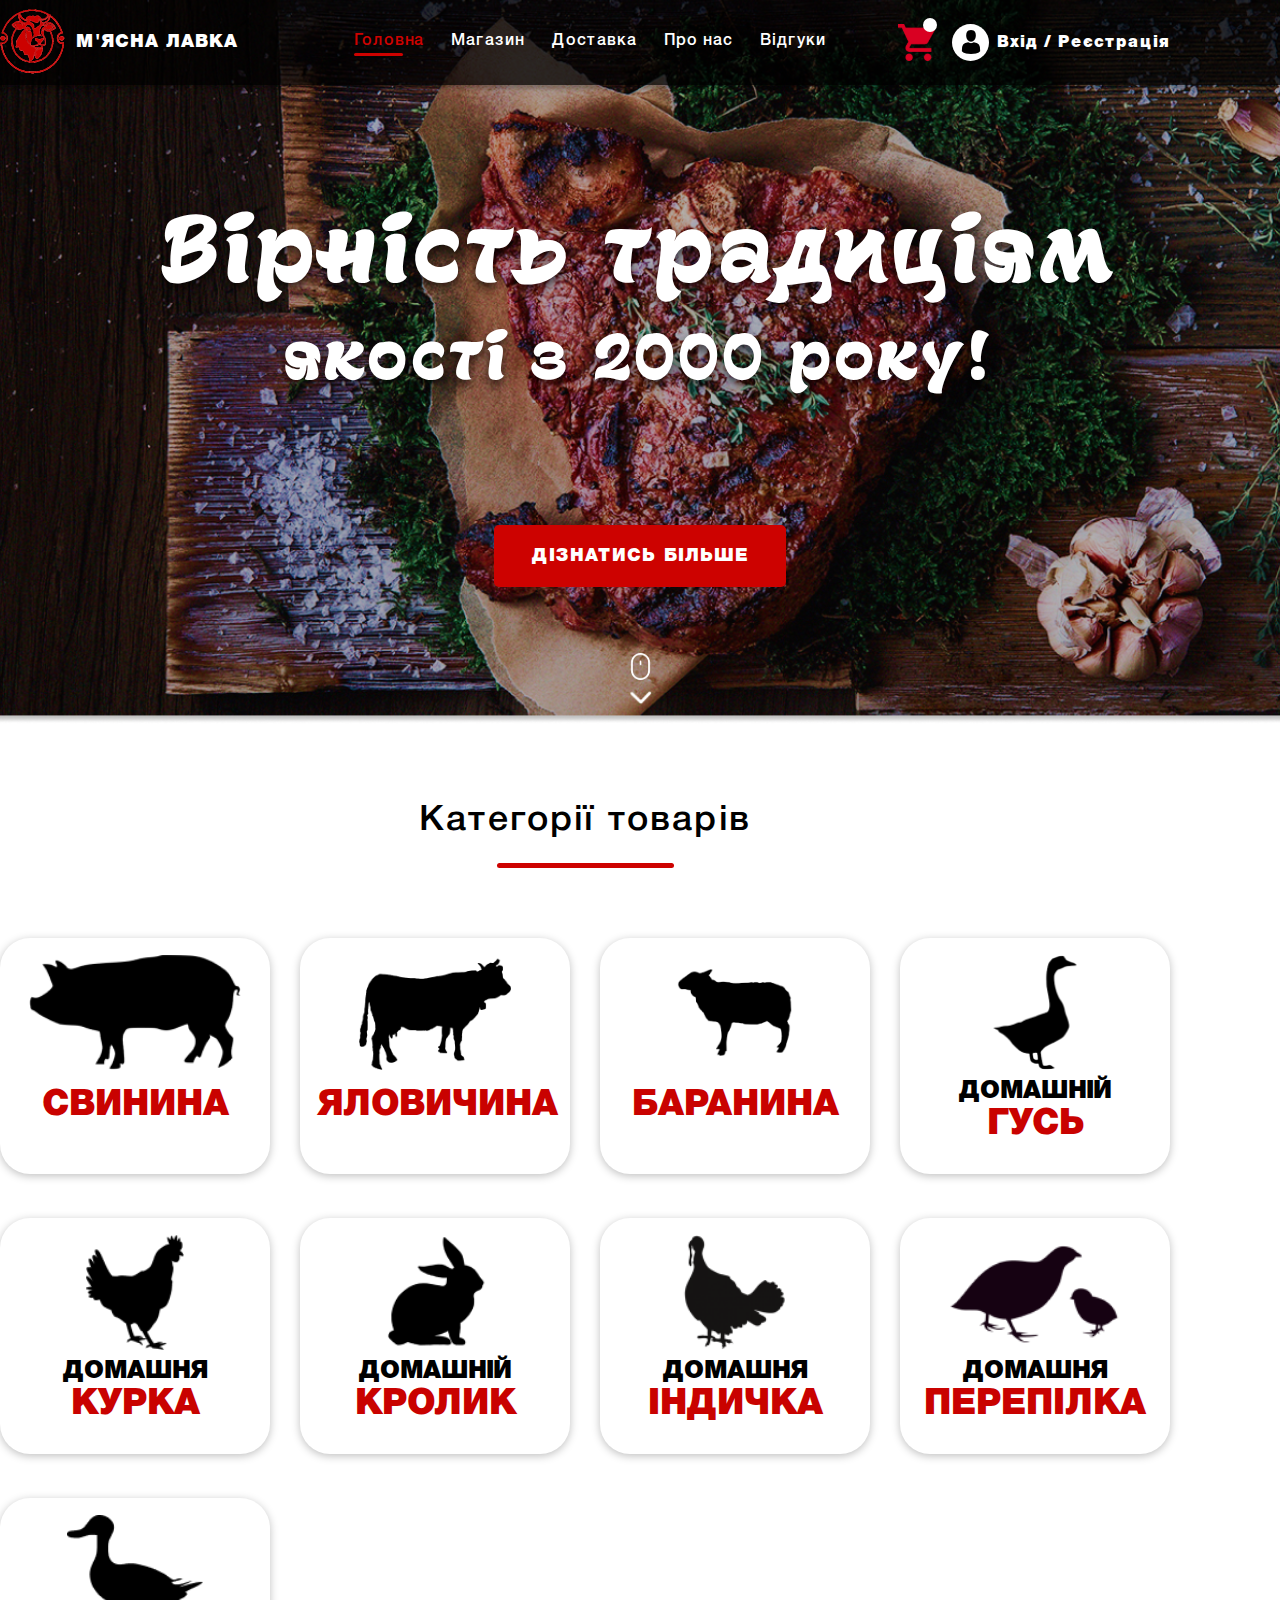
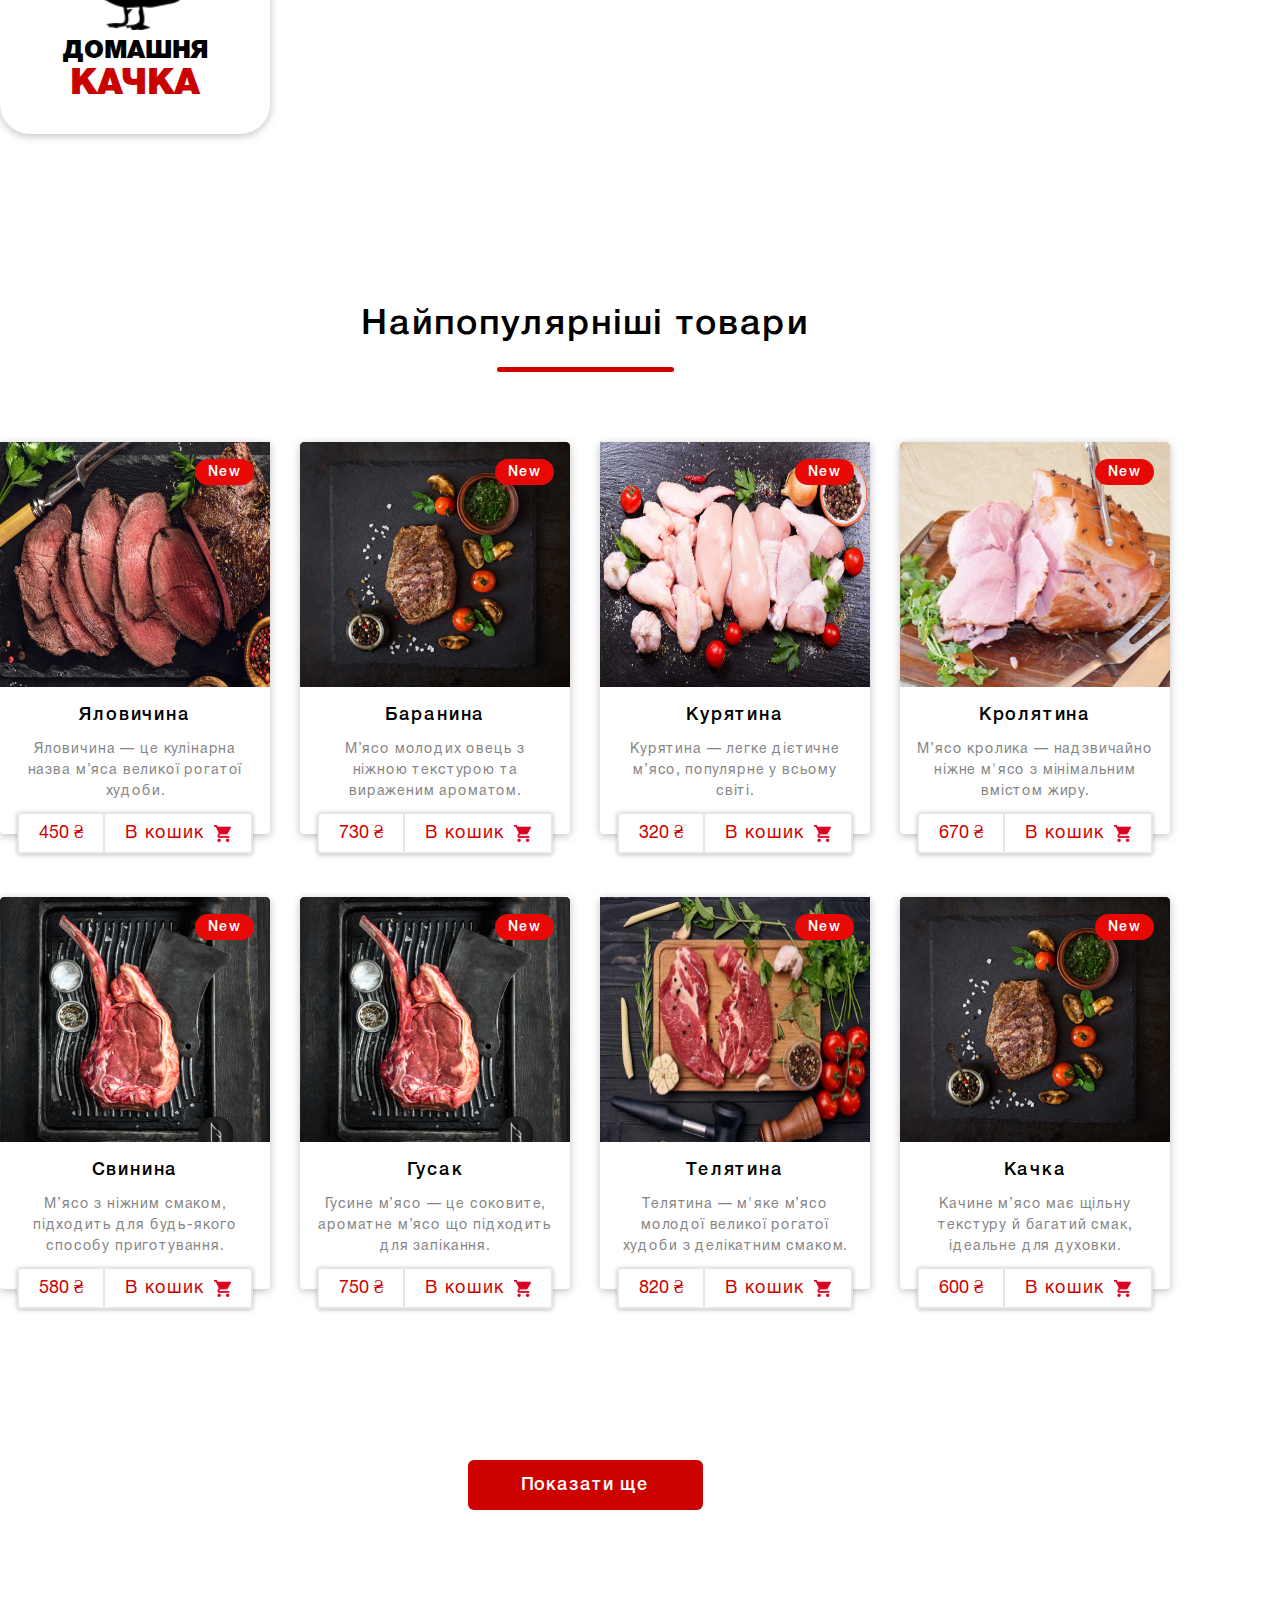
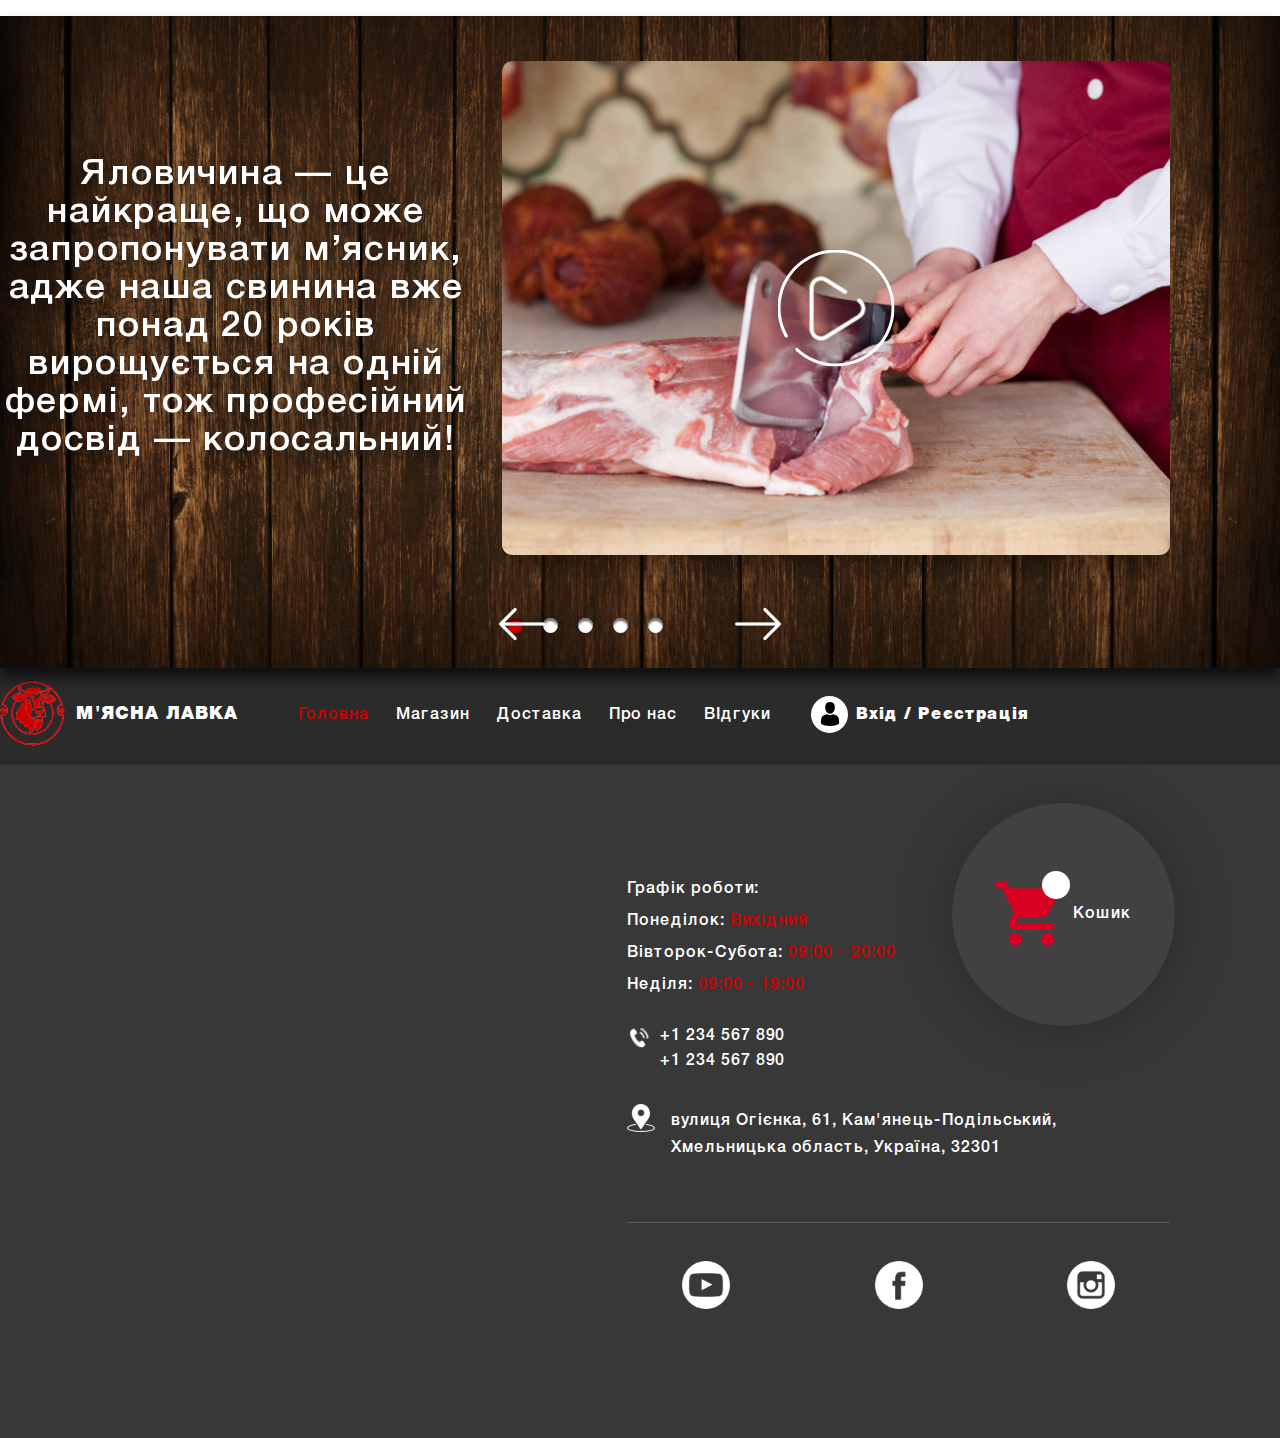
<file: index.html>
<!DOCTYPE html>
<html lang="en">

<head>
    <meta charset="UTF-8">
    <meta name="viewport" content="width=device-width, initial-scale=1.0">
    <link href="https://cdn.jsdelivr.net/npm/bootstrap@5.0.1/dist/css/bootstrap.min.css" rel="stylesheet"
        integrity="sha384-+0n0xVW2eSR5OomGNYDnhzAbDsOXxcvSN1TPprVMTNDbiYZCxYbOOl7+AMvyTG2x" crossorigin="anonymous">
    <link rel="stylesheet" href="./sass/main.css">
    <title>Document</title>
</head>

<body>
    <div class="wrapper">
        <div class="content">
            <div class="intro">
                <header class="header">
                    <div class="header__container container">
                        <div class="header__logo">
                            <img class="logo__icon" src="img.svg/logo.svg" alt="">
                            <span class="logo__title">М'ясна лавка</span>
                        </div>
                        <div class="header__navbar">
                            <ul class="header__menu">
                                <li class="menu__item mainPage">Головна</li>
                                <li class="menu__item shopPage"> Магазин</li>
                                <li class="menu__item deliveryPage">Доставка</li>
                                <li class="menu__item aboutPage">Про нас</li>
                                <li class="menu__item reviewsPage">Відгуки</li>
                            </ul>
                        </div>
                        <div class="header__user">
                            <div class="shop-cart-wrapper">
                                <span class="shop-cart-text">Кошик</span>
                                <img class="shop-cart" src="img.svg/shopping-cart.svg" alt="">
                                <div class="shop-cart-counter"></div>
                            </div>
                            <div class="reg">
                                <img class="reg__icon" src="img.svg/reg-icon.svg" alt="">
                                <span class="reg__text">Вхід / Реєстрація</span>
                            </div>
                        </div>
                    </div>
                </header>

                <div class="header__logo second">
                    <img class="logo__icon" src="img.svg/logo.svg" alt="">
                    <span class="logo__title">М'ясна лавка</span>
                </div>

                <div class="header__menu-icon">
                    <label class="burger__icon" for="check">
                        <input type="checkbox" id="check" />
                        <span class="burger-line"></span>
                        <span class="burger-line"></span>
                        <span class="burger-line"></span>
                    </label>
                </div>


                <div class="intro__title">
                    <p class="title__top">Вірність традиціям</p>
                    <p class="title__bottom">якості з 2000 року!</p>
                </div>

                <button class="intro__btn" type="button">Дізнатись більше</button>
                <img class="scroll-down" src="img.svg/scroll-down.svg" alt="">
            </div>

            <div class="cats">
                <div class="cats__container container">
                    <div class="cats__title">Категорії товарів</div>
                    <div class="cats__block">
                        <div class="cats__item">
                            <img class="cats__item-img" src="img.png/cвинина.png" alt="">
                            <div class="cats__item-name single-word">
                                Свинина
                            </div>
                        </div>
                        <div class="cats__item">
                            <img class="cats__item-img" src="img.png/яловичина.png" alt="">
                            <div class="cats__item-name single-word">Яловичина</div>
                        </div>
                        <div class="cats__item">
                            <img class="cats__item-img" src="img.png/баранина.png" alt="">
                            <div class="cats__item-name single-word">Баранина</div>
                        </div>
                        <div class="cats__item">
                            <img class="cats__item-img" src="img.png/гусак.png" alt="">
                            <div class="cats__item-name">
                                <span class="black-text">Домашній</span> Гусь
                            </div>
                        </div>
                        <div class="cats__item">
                            <img class="cats__item-img" src="img.png/курка.png" alt="">
                            <div class="cats__item-name">
                                <span class="black-text">Домашня</span> Курка
                            </div>
                        </div>
                        <div class="cats__item">
                            <img class="cats__item-img" src="img.png/кролик.png" alt="">
                            <div class="cats__item-name">
                                <span class="black-text">Домашній</span> Кролик
                            </div>
                        </div>
                        <div class="cats__item">
                            <img class="cats__item-img" src="img.png/індичка.png" alt="">
                            <div class="cats__item-name">
                                <span class="black-text">Домашня</span> Індичка
                            </div>
                        </div>
                        <div class="cats__item">
                            <img class="cats__item-img" src="img.png/перепілка.png" alt="">
                            <div class="cats__item-name">
                                <span class="black-text">Домашня</span> Перепілка
                            </div>
                        </div>
                        <div class="cats__item">
                            <img class="cats__item-img" src="img.png/качка.png" alt="">
                            <div class="cats__item-name">
                                <span class="black-text">Домашня</span> Качка
                            </div>
                        </div>
                    </div>
                </div>
            </div>

            <div class="products">
                <div class="products__container container">
                    <div class="products__title">Найпопулярніші товари</div>

                    <div class="products__list" id="products-list">

                    </div>

                    <button class="products__show-more" id="show-more" type="button">Показати ще</button>
                </div>

            </div>

            <div class="slider">
                <div class="slider__container container">
                    <div class="slider__content">
                        <div class="slider__slide">
                            <div class="slider__text">Яловичина — це найкраще, що може запропонувати м’ясник, адже наша свинина вже понад 20 років вирощується на одній фермі, тож професійний досвід — колосальний!</div>
                            <div class="youtube-player pristine" data-video-id="u31qwQUeGuM">
                                <img class="slider__img" src="img.jpg/slider-vid.jpg" alt="custom-preview">
                            </div>
                        </div>
                        <div class="slider__slide">
                            <div class="slider__text">Яловичина — це найкраще, що може запропонувати м’ясник, адже наша свинина вже понад 20 років вирощується на одній фермі, тож професійний досвід — колосальний!</div>
                            <div class="youtube-player pristine" data-video-id="u31qwQUeGuM">
                                <img class="slider__img" src="img.jpg/slider-vid.jpg" alt="custom-preview">
                            </div>
                        </div>
                        <div class="slider__slide">
                            <div class="slider__text">Яловичина — це найкраще, що може запропонувати м’ясник, адже наша свинина вже понад 20 років вирощується на одній фермі, тож професійний досвід — колосальний!</div>
                            <div class="youtube-player pristine" data-video-id="u31qwQUeGuM">
                                <img class="slider__img" src="img.jpg/slider-vid.jpg" alt="custom-preview">
                            </div>
                        </div>
                        <div class="slider__slide">
                            <div class="slider__text">Яловичина — це найкраще, що може запропонувати м’ясник, адже наша свинина вже понад 20 років вирощується на одній фермі, тож професійний досвід — колосальний!</div>
                            <div class="youtube-player pristine" data-video-id="u31qwQUeGuM">
                                <img class="slider__img" src="img.jpg/slider-vid.jpg" alt="custom-preview">
                            </div>
                        </div>
                        <div class="slider__slide">
                            <div class="slider__text">Яловичина — це найкраще, що може запропонувати м’ясник, адже наша свинина вже понад 20 років вирощується на одній фермі, тож професійний досвід — колосальний!</div>
                            <div class="youtube-player pristine" data-video-id="u31qwQUeGuM">
                                <img class="slider__img" src="img.jpg/slider-vid.jpg" alt="custom-preview">
                            </div>
                        </div>
                    </div>
                </div>
            </div>
        </div>

        <footer class="footer">
            <header class="header header--footer">
                <div class="header__container container">
                    <div class="header__logo">
                        <img class="logo__icon" src="img.svg/logo.svg" alt="">
                        <span class="logo__title">М'ясна лавка</span>
                    </div>
                    <div class="header__navbar">
                        <ul class="header__menu">
                            <li class="menu__item menu__item--footer mainPage">Головна</li>
                            <li class="menu__item menu__item--footer shopPage">Магазин</li>
                            <li class="menu__item menu__item--footer deliveryPage">Доставка</li>
                            <li class="menu__item menu__item--footer aboutPage"> Про нас</li>
                            <li class="menu__item menu__item--footer reviewsPage">ВІдгуки</li>
                        </ul>
                    </div>

                    <div class="reg">
                        <img class="reg__icon" src="img.svg/reg-icon.svg" alt="">
                        <span class="reg__text">Вхід / Реєстрація</span>
                    </div>

                    <div class="header__menu-icon">
                        <div class="menu__bar1"></div>
                        <div class="menu__bar2"></div>
                        <div class="menu__bar3"></div>
                    </div>
                </div>
            </header>

            <div class="footer__main">
                <div class="footer__container container">
                    <div class="footer__content">
                        <div class="footer__shop-cart">
                            <img class="shop-cart shop-cart--icon" src="img.svg/shopping-cart.svg" alt="">
                            <div class="shop-cart-counter shop-cart-counter--ftr"></div>
                            <span>Кошик</span>
                        </div>
                        <div class="footer__location">
                            <iframe src="https://www.google.com/maps/embed?pb=!1m18!1m12!1m3!1d2634.5877662189773!2d26.58450077674773!3d48.67512611358553!2m3!1f0!2f0!3f0!3m2!1i1024!2i768!4f13.1!3m3!1m2!1s0x4733b870b4cc2db9%3A0xec7f98095857e3f2!2z0LLRg9C70LjRhtGPINCe0LPRltGU0L3QutCwLCA2MSwg0JrQsNC8J9GP0L3QtdGG0Ywt0J_QvtC00ZbQu9GM0YHRjNC60LjQuSwg0KXQvNC10LvRjNC90LjRhtGM0LrQsCDQvtCx0LvQsNGB0YLRjCwg0KPQutGA0LDRl9C90LAsIDMyMzAx!5e0!3m2!1suk!2sde!4v1761062436028!5m2!1suk!2sde" 
                            width="600" height="450" style="border:0;" allowfullscreen="" loading="lazy" referrerpolicy="no-referrer-when-downgrade"></iframe>
                        </div>
                        <div class="footer__info">
                            <div class="footer__schedule">
                                Графік роботи:
                                <ul class="schedule__list">
                                    <li>Понеділок: <span class="red-text">Вихідний</span></li>
                                    <li>Вівторок-Субота: <span class="red-text">09:00 - 20:00</span></li>
                                    <li>Неділя: <span class="red-text">09:00 - 19:00</span></li>
                                </ul>
                            </div>

                            <div class="footer__numbers">
                                <img class="phone-icon" src="img.svg/telephone.svg" alt="">

                                <ul class="phone-numbers">
                                    <li>
                                        <a href="tel:123-456-7890" class="phone-number">+1 234 567 890</a>
                                    </li>
                                    <li>
                                        <a href="tel:123-456-7890" class="phone-number">+1 234 567 890</a>
                                    </li>
                                </ul>
                            </div>

                            <div class="footer__address">
                                <img class="address-icon" src="img.svg/map.svg" alt="">
                                <span class="address-text">
                                    вулиця Огієнка, 61, Кам'янець-Подільський, Хмельницька область, Україна, 32301
                                </span>
                            </div>

                            <div class="footer__socials">
                                <img class="socials__icon" src="img.svg/yt.svg" alt="">
                                <img class="socials__icon" src="img.svg/fb.svg" alt="">
                                <img class="socials__icon" src="img.svg/insta.svg" alt="">
                            </div>
                        </div>
                    </div>
                </div>
            </div>
        </footer>

        <a class="anchor">
            <img class="anchor-icon" src="img.png/anchor.png" alt="">
        </a>
    </div>

    <script src="https://ajax.googleapis.com/ajax/libs/jquery/3.6.0/jquery.min.js"></script>
    <script src="js/slick.min.js"></script>
    <script src="js/productsData.js"></script>
    <script src="js/common.js"></script>
    <script src="js/main.js"></script>

</body>

</html>
</file>
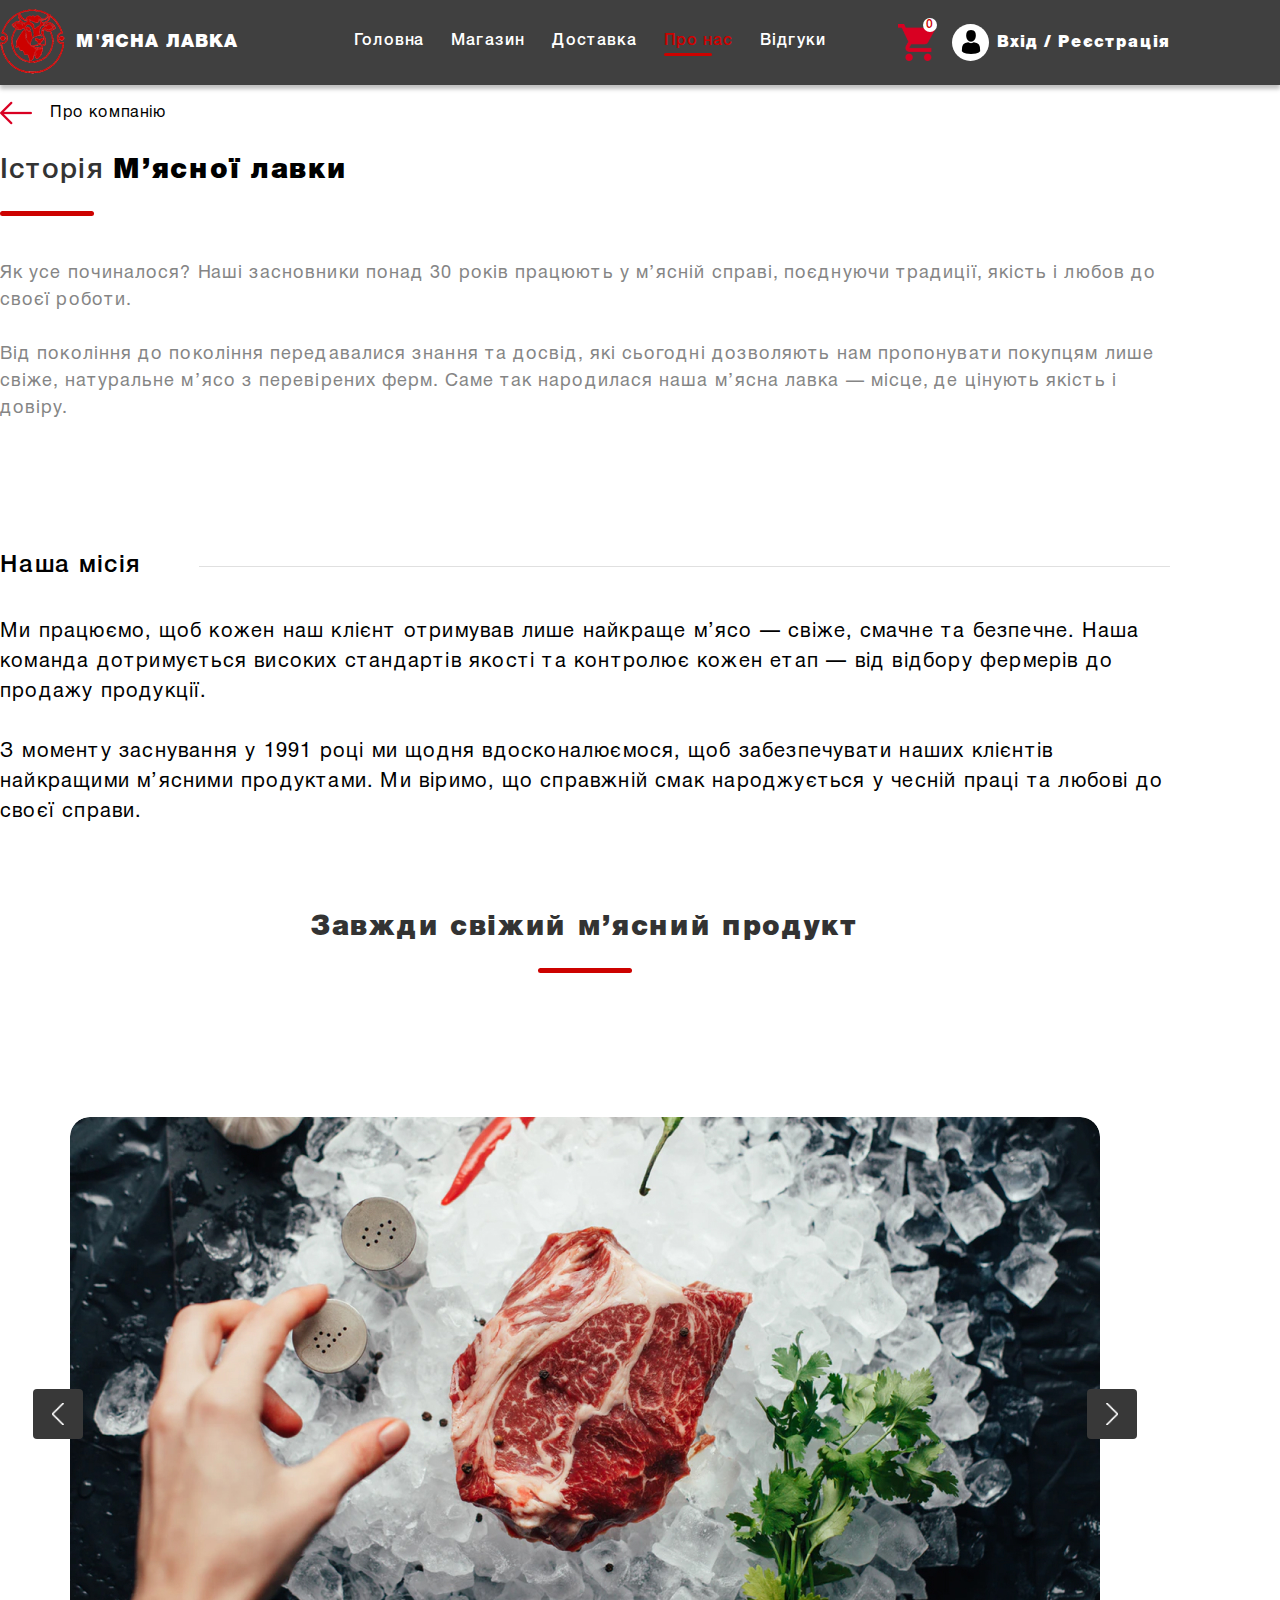
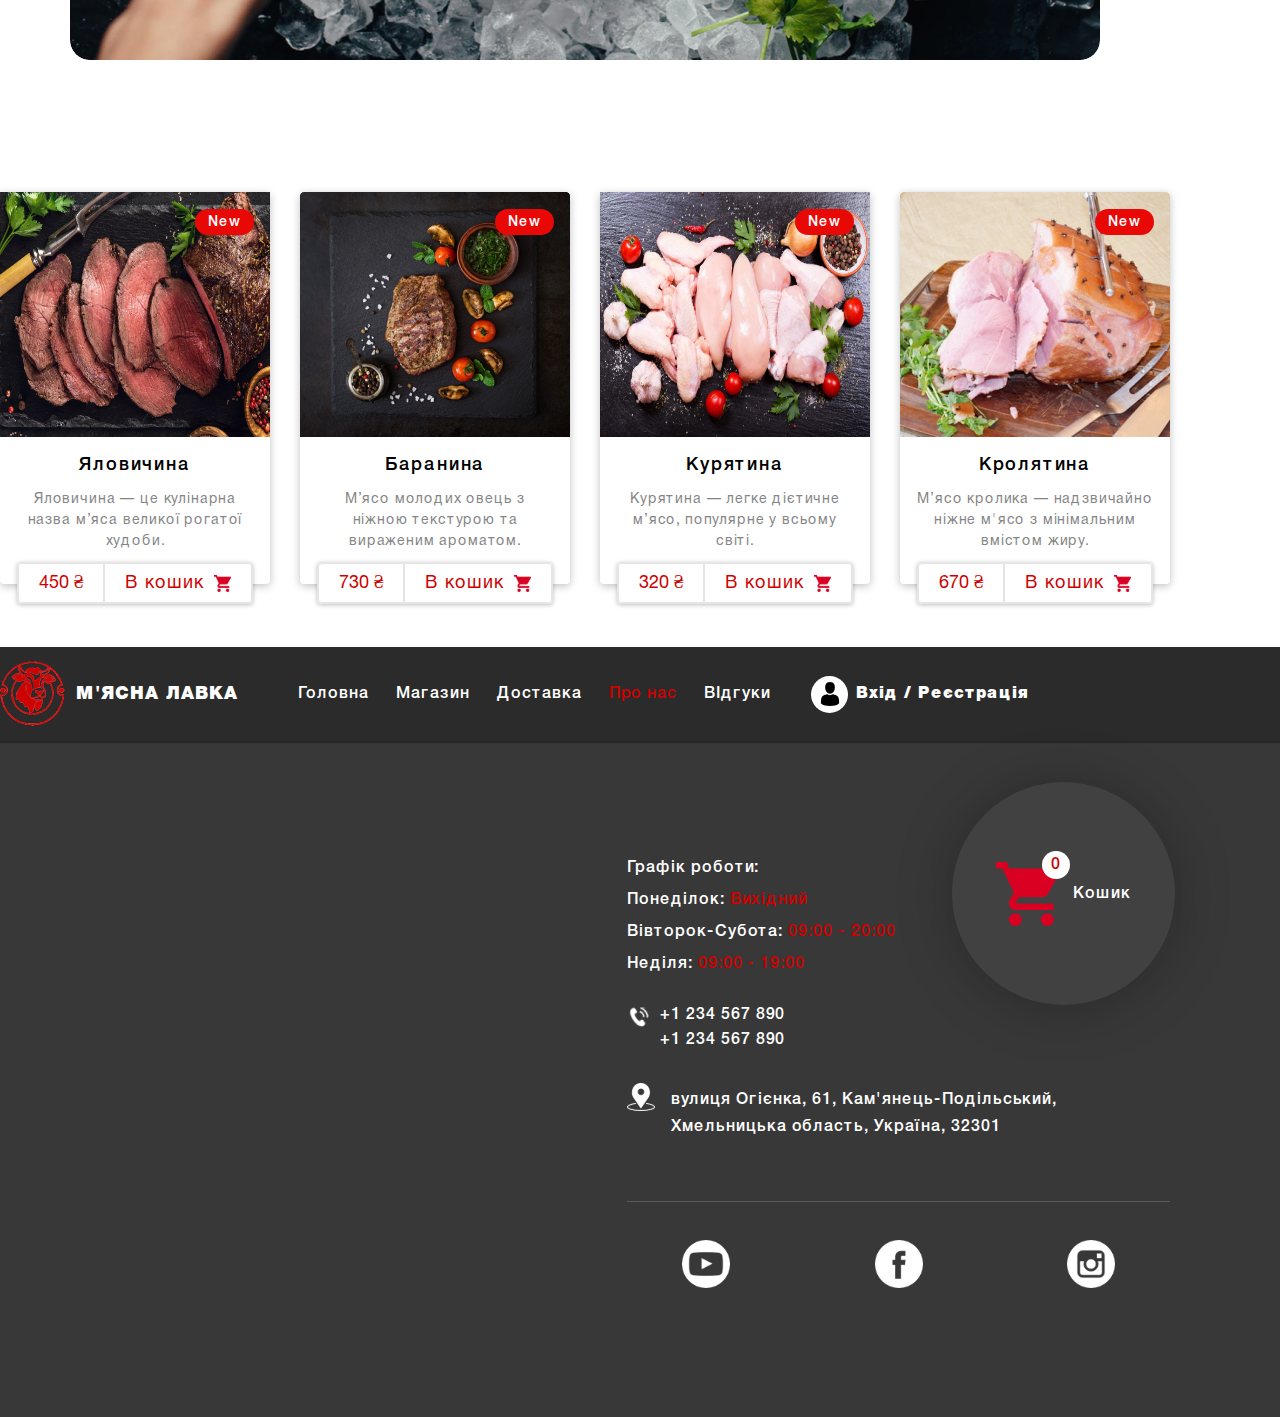
<file: about.html>
<!DOCTYPE html>
<html lang="en">

<head>
    <meta charset="UTF-8">
    <meta name="viewport" content="width=device-width, initial-scale=1.0">
    <link href="https://cdn.jsdelivr.net/npm/bootstrap@5.0.1/dist/css/bootstrap.min.css" rel="stylesheet"
        integrity="sha384-+0n0xVW2eSR5OomGNYDnhzAbDsOXxcvSN1TPprVMTNDbiYZCxYbOOl7+AMvyTG2x" crossorigin="anonymous">
    <link rel="stylesheet" href="./sass/main.css">
    <title>Про нас</title>
</head>

<body>
    <div class="wrapper">
        <div class="content">
            <header class="header">
                    <div class="header__container container">
                        <div class="header__logo">
                            <img class="logo__icon" src="img.svg/logo.svg" alt="">
                            <span class="logo__title">М'ясна лавка</span>
                        </div>
                        <div class="header__navbar">
                            <ul class="header__menu">
                                <li class="menu__item mainPage">Головна</li>
                                <li class="menu__item shopPage"> Магазин</li>
                                <li class="menu__item deliveryPage">Доставка</li>
                                <li class="menu__item aboutPage">Про нас</li>
                                <li class="menu__item reviewsPage">Відгуки</li>
                            </ul>
                        </div>
                        <div class="header__user">
                            <div class="shop-cart-wrapper">
                                <span class="shop-cart-text">Кошик</span>
                                <img class="shop-cart" src="img.svg/shopping-cart.svg" alt="">
                                <div class="shop-cart-counter"></div>
                            </div>
                            <div class="reg">
                                <img class="reg__icon" src="img.svg/reg-icon.svg" alt="">
                                <span class="reg__text">Вхід / Реєстрація</span>
                            </div>
                        </div>
                    </div>
                </header>

            <div class="about">
    <div class="about__container container">
        <div class="header__menu-icon">
            <label class="burger__icon" for="check">
                <input type="checkbox" id="check" />
                <span class="burger-line red"></span>
                <span class="burger-line red"></span>
                <span class="burger-line red"></span>
            </label>
        </div>
        <a class="back" href="index.html">
            <img class="go-back" src="./img.svg/red-right-arrow.svg" alt="">
            Про компанію
        </a>
        <div class="about__wrapper">
            <div class="about__info">
                <p class="about__title">Історія <span class="bold">М’ясної лавки</span></p>
                <p class="about__text">
                    Як усе починалося? Наші засновники понад 30 років працюють у м’ясній справі, 
                    поєднуючи традиції, якість і любов до своєї роботи. 
                    <br /><br />
                    Від покоління до покоління передавалися знання та досвід, які сьогодні 
                    дозволяють нам пропонувати покупцям лише свіже, натуральне м’ясо з перевірених ферм. 
                    Саме так народилася наша м’ясна лавка — місце, де цінують якість і довіру.
                </p>
            </div>
        </div>
    </div>
</div>

<div class="mission">
    <div class="mission__container container">
        <div class="mission__title">
            <p class="mission__title-text">Наша місія</p>
            <span class="mission__title-line"></span>
        </div>
        <p class="mission__text">
            Ми працюємо, щоб кожен наш клієнт отримував лише найкраще м’ясо — 
            свіже, смачне та безпечне. Наша команда дотримується високих стандартів 
            якості та контролює кожен етап — від відбору фермерів до продажу продукції.
            <br /><br />
            З моменту заснування у 1991 році ми щодня вдосконалюємося, 
            щоб забезпечувати наших клієнтів найкращими м’ясними продуктами. 
            Ми віримо, що справжній смак народжується у чесній праці та любові до своєї справи.
        </p>
    </div>
</div>

<div class="fresh">
    <div class="fresh__container container">
        <p class="fresh__title">Завжди свіжий м’ясний продукт</p>

        <div class="fresh__slider">
            <button class="prev-btn"></button>
            <div class="fresh__slider-content">
                <div class="fresh__slider-slide">
                    <img class="fresh__slider-img" src="img.jpg/slider-img.jpg" alt="Свіже м'ясо">
                </div>
                <div class="fresh__slider-slide">
                    <img class="fresh__slider-img" src="img.jpg/slider-img.jpg" alt="Свіже м'ясо">
                </div>
                <div class="fresh__slider-slide">
                    <img class="fresh__slider-img" src="img.jpg/slider-img.jpg" alt="Свіже м'ясо">
                </div>
            </div>
            <button class="next-btn"></button>
        </div>
    </div>
</div>

<div class="more">
    <div class="more__container container" id="more-products">

    </div>
</div>

</div>


        <footer class="footer">
            <header class="header header--footer">
                <div class="header__container container">
                    <div class="header__logo">
                        <img class="logo__icon" src="img.svg/logo.svg" alt="">
                        <span class="logo__title">М'ясна лавка</span>
                    </div>
                    <div class="header__navbar">
                        <ul class="header__menu">
                            <li class="menu__item menu__item--footer mainPage">Головна</li>
                            <li class="menu__item menu__item--footer shopPage">Магазин</li>
                            <li class="menu__item menu__item--footer deliveryPage">Доставка</li>
                            <li class="menu__item menu__item--footer aboutPage"> Про нас</li>
                            <li class="menu__item menu__item--footer reviewsPage">ВІдгуки</li>
                        </ul>
                    </div>

                    <div class="reg">
                        <img class="reg__icon" src="img.svg/reg-icon.svg" alt="">
                        <span class="reg__text">Вхід / Реєстрація</span>
                    </div>

                    <div class="header__menu-icon">
                        <div class="menu__bar1"></div>
                        <div class="menu__bar2"></div>
                        <div class="menu__bar3"></div>
                    </div>
                </div>
            </header>

            <div class="footer__main">
                <div class="footer__container container">
                    <div class="footer__content">
                        <div class="footer__shop-cart">
                            <img class="shop-cart shop-cart--icon" src="img.svg/shopping-cart.svg" alt="">
                            <div class="shop-cart-counter shop-cart-counter--ftr"></div>
                            <span>Кошик</span>
                        </div>
                        <div class="footer__location">
                            <iframe src="https://www.google.com/maps/embed?pb=!1m18!1m12!1m3!1d2634.5877662189773!2d26.58450077674773!3d48.67512611358553!2m3!1f0!2f0!3f0!3m2!1i1024!2i768!4f13.1!3m3!1m2!1s0x4733b870b4cc2db9%3A0xec7f98095857e3f2!2z0LLRg9C70LjRhtGPINCe0LPRltGU0L3QutCwLCA2MSwg0JrQsNC8J9GP0L3QtdGG0Ywt0J_QvtC00ZbQu9GM0YHRjNC60LjQuSwg0KXQvNC10LvRjNC90LjRhtGM0LrQsCDQvtCx0LvQsNGB0YLRjCwg0KPQutGA0LDRl9C90LAsIDMyMzAx!5e0!3m2!1suk!2sde!4v1761062436028!5m2!1suk!2sde" 
                            width="600" height="450" style="border:0;" allowfullscreen="" loading="lazy" referrerpolicy="no-referrer-when-downgrade"></iframe>
                        </div>
                        <div class="footer__info">
                            <div class="footer__schedule">
                                Графік роботи:
                                <ul class="schedule__list">
                                    <li>Понеділок: <span class="red-text">Вихідний</span></li>
                                    <li>Вівторок-Субота: <span class="red-text">09:00 - 20:00</span></li>
                                    <li>Неділя: <span class="red-text">09:00 - 19:00</span></li>
                                </ul>
                            </div>

                            <div class="footer__numbers">
                                <img class="phone-icon" src="img.svg/telephone.svg" alt="">

                                <ul class="phone-numbers">
                                    <li>
                                        <a href="tel:123-456-7890" class="phone-number">+1 234 567 890</a>
                                    </li>
                                    <li>
                                        <a href="tel:123-456-7890" class="phone-number">+1 234 567 890</a>
                                    </li>
                                </ul>
                            </div>

                            <div class="footer__address">
                                <img class="address-icon" src="img.svg/map.svg" alt="">
                                <span class="address-text">
                                    вулиця Огієнка, 61, Кам'янець-Подільський, Хмельницька область, Україна, 32301
                                </span>
                            </div>

                            <div class="footer__socials">
                                <img class="socials__icon" src="img.svg/yt.svg" alt="">
                                <img class="socials__icon" src="img.svg/fb.svg" alt="">
                                <img class="socials__icon" src="img.svg/insta.svg" alt="">
                            </div>
                        </div>
                    </div>
                </div>
            </div>
        </footer>

        <a class="anchor">
            <img class="anchor-icon" src="img.png/anchor.png" alt="">
        </a>
    </div>

    <script src="https://ajax.googleapis.com/ajax/libs/jquery/3.6.0/jquery.min.js"></script>
    <script src="js/slick.min.js"></script>
    <script src="js/productsData.js"></script>
    <script src="js/common.js"></script>
    <script src="js/about.js"></script>
</body>

</html>
</file>
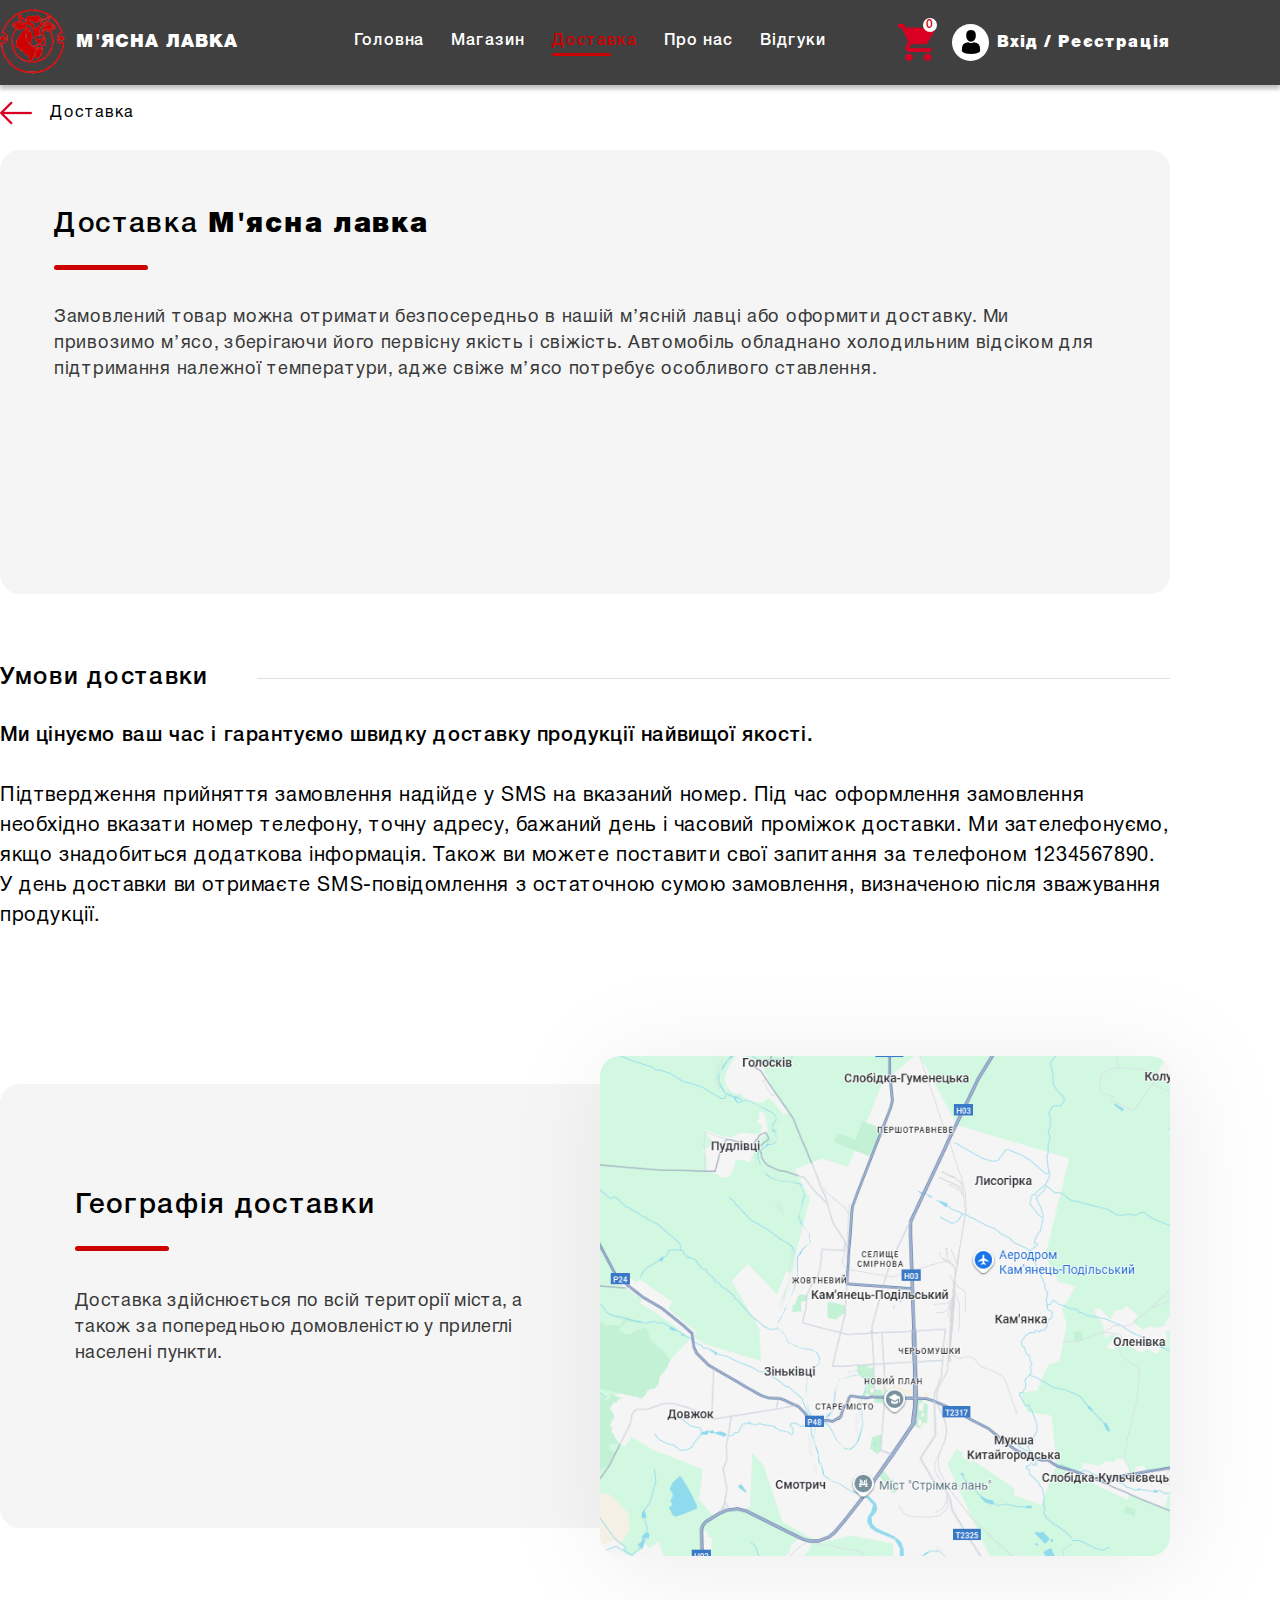
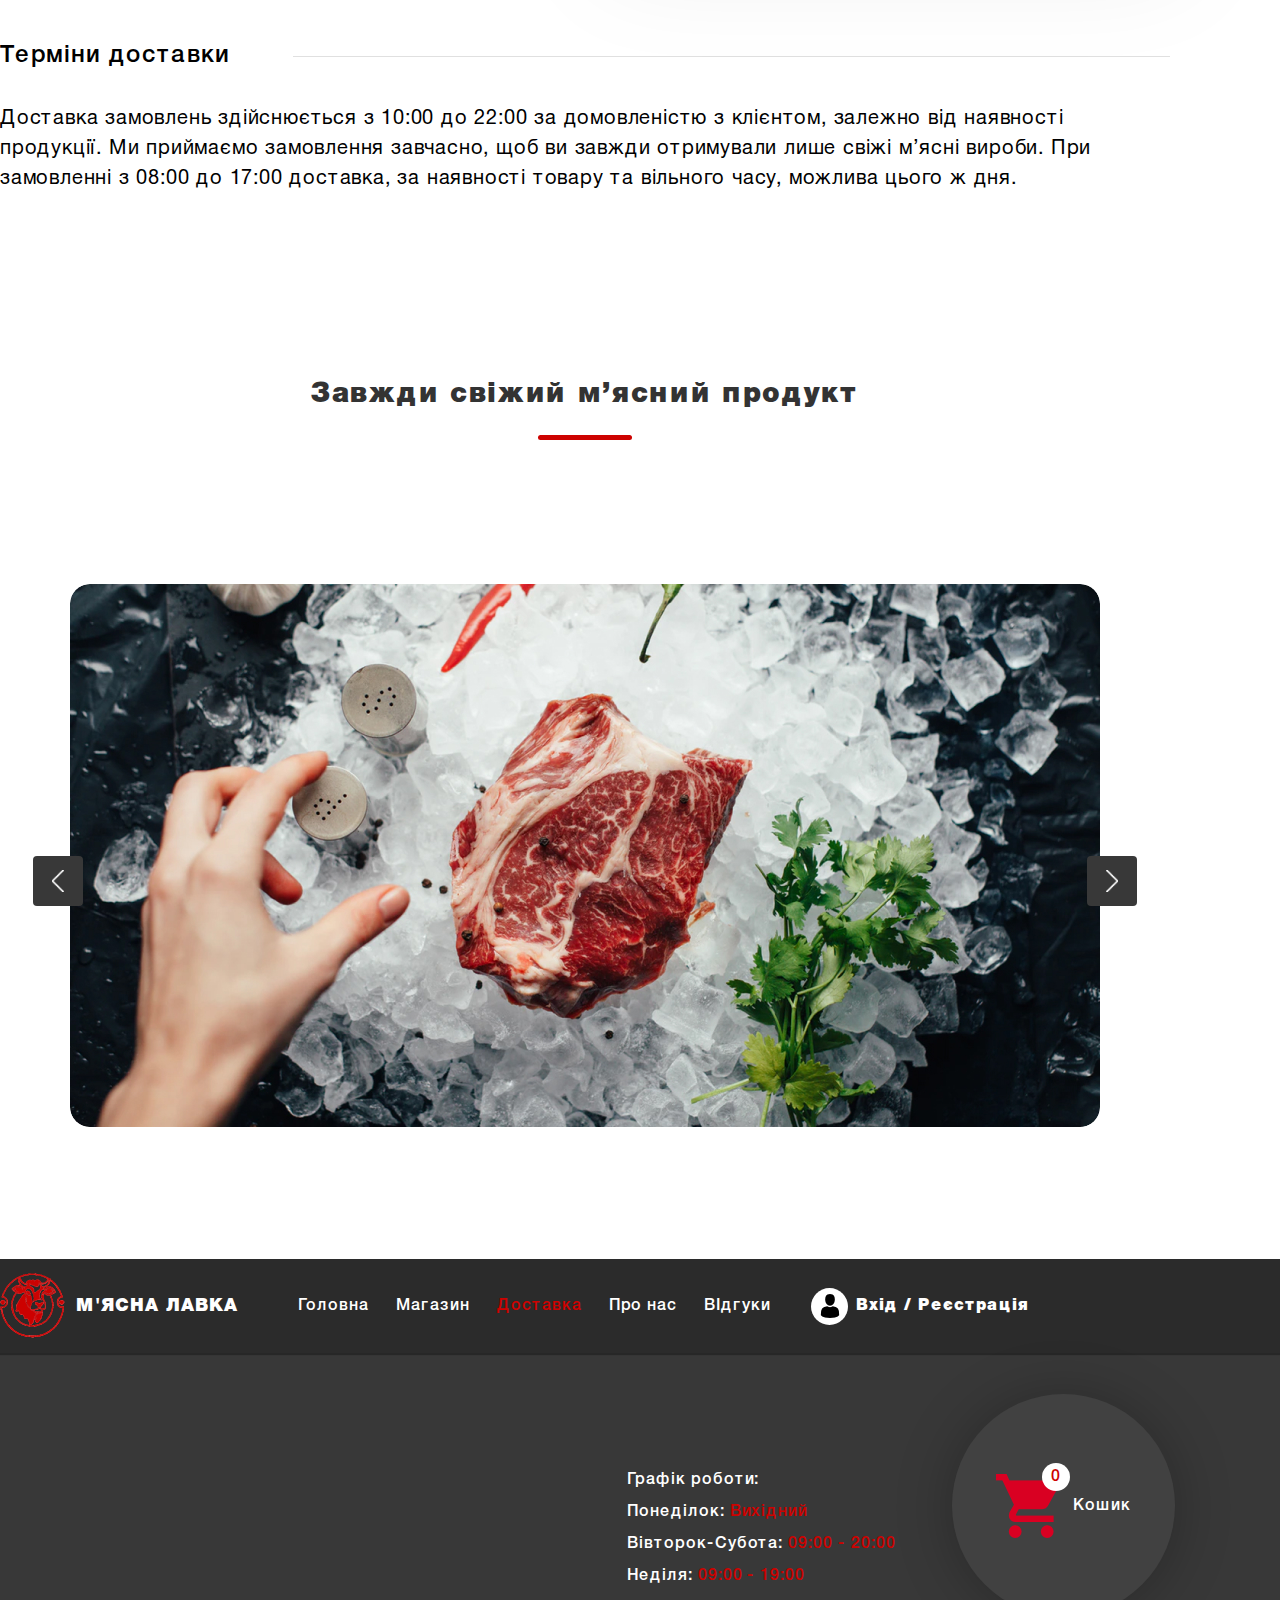
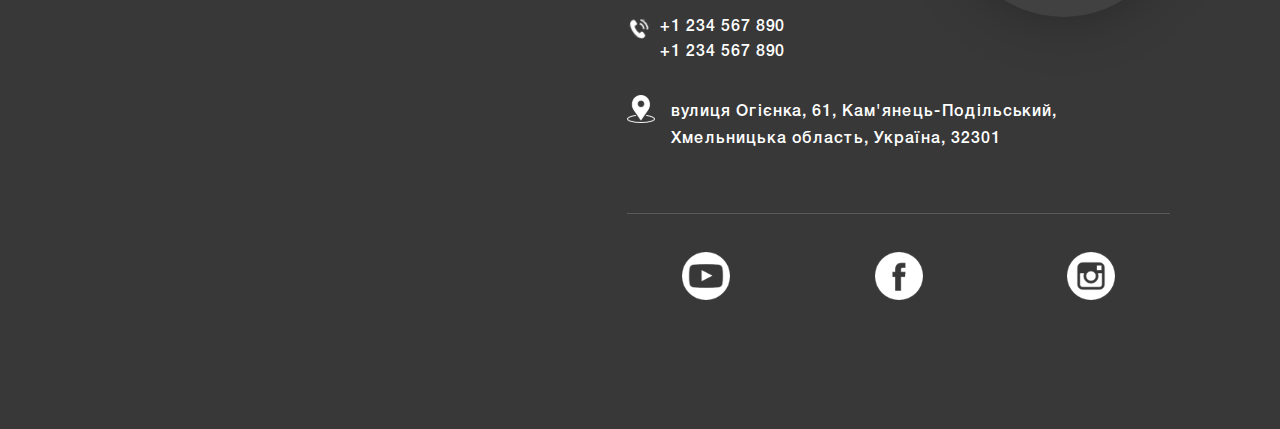
<file: delivery.html>
<!DOCTYPE html>
<html lang="en">

<head>
    <meta charset="UTF-8">
    <meta name="viewport" content="width=device-width, initial-scale=1.0">
    <link href="https://cdn.jsdelivr.net/npm/bootstrap@5.0.1/dist/css/bootstrap.min.css" rel="stylesheet"
        integrity="sha384-+0n0xVW2eSR5OomGNYDnhzAbDsOXxcvSN1TPprVMTNDbiYZCxYbOOl7+AMvyTG2x" crossorigin="anonymous">
    <link rel="stylesheet" href="./sass/main.css">
    <title>Доставка</title>
</head>

<body>
    <div class="wrapper">
        <div class="content">

            <header class="header">
                    <div class="header__container container">
                        <div class="header__logo">
                            <img class="logo__icon" src="img.svg/logo.svg" alt="">
                            <span class="logo__title">М'ясна лавка</span>
                        </div>
                        <div class="header__navbar">
                            <ul class="header__menu">
                                <li class="menu__item mainPage">Головна</li>
                                <li class="menu__item shopPage"> Магазин</li>
                                <li class="menu__item deliveryPage">Доставка</li>
                                <li class="menu__item aboutPage">Про нас</li>
                                <li class="menu__item reviewsPage">Відгуки</li>
                            </ul>
                        </div>
                        <div class="header__user">
                            <div class="shop-cart-wrapper">
                                <span class="shop-cart-text">Кошик</span>
                                <img class="shop-cart" src="img.svg/shopping-cart.svg" alt="">
                                <div class="shop-cart-counter"></div>
                            </div>
                            <div class="reg">
                                <img class="reg__icon" src="img.svg/reg-icon.svg" alt="">
                                <span class="reg__text">Вхід / Реєстрація</span>
                            </div>
                        </div>
                    </div>
                </header>

            <div class="delivery">
                <div class="delivery__container container">
                    <div class="header__menu-icon">
                        <label class="burger__icon" for="check">
                            <input type="checkbox" id="check" />
                            <span class="burger-line red"></span>
                            <span class="burger-line red"></span>
                            <span class="burger-line red"></span>
                        </label>
                    </div>
                    <a class="back" href="index.html">
                        <img class="go-back" src="./img.svg/red-right-arrow.svg" alt="">
                        Доставка
                    </a>
                    <div class="delivery__description">
                        <div class="delivery__info">
    <p class="delivery__title">Доставка <span class="bold">М'ясна лавка</span></p>
    <p class="delivery__text">
        Замовлений товар можна отримати безпосередньо в нашій м’ясній лавці
        або оформити доставку. Ми привозимо м’ясо, зберігаючи його первісну якість і свіжість. 
        Автомобіль обладнано холодильним відсіком для підтримання належної температури, 
        адже свіже м’ясо потребує особливого ставлення.
    </p>
</div>
</div>
</div>
</div>

<div class="conditions">
    <div class="conditions__container container">
        <div class="conditions__title">
            <p class="conditions__title-text">Умови доставки</p>
            <span class="conditions__title-line"></span>
        </div>
        <p class="conditions__text">
            <span class="bold">
                Ми цінуємо ваш час і гарантуємо швидку доставку продукції найвищої якості.
            </span>
            <br /> <br />
            Підтвердження прийняття замовлення надійде у SMS на вказаний номер. 
            Під час оформлення замовлення необхідно вказати номер телефону, 
            точну адресу, бажаний день і часовий проміжок доставки. 
            Ми зателефонуємо, якщо знадобиться додаткова інформація. 
            Також ви можете поставити свої запитання за телефоном 1234567890. 
            У день доставки ви отримаєте SMS-повідомлення з остаточною сумою замовлення, 
            визначеною після зважування продукції.
        </p>
    </div>
</div>

<div class="geography">
    <div class="geography__container container">
        <div class="geography__info">
            <p class="geography__title">Географія доставки</p>
            <p class="geography__text">
                Доставка здійснюється по всій території міста, а також за попередньою домовленістю
                у прилеглі населені пункти.
            </p>
        </div>

        <div class="geography__img">
            <img src="./img.png/geo-map.png" alt="Карта доставки" class="geography__map">
        </div>
    </div>
</div>

<div class="terms">
    <div class="terms__container container">
        <div class="terms__title">
            <p class="terms__title-text">Терміни доставки</p>
            <span class="terms__title-line"></span>
        </div>

        <p class="terms__text">
            Доставка замовлень здійснюється з 10:00 до 22:00 за домовленістю з клієнтом, 
            залежно від наявності продукції. Ми приймаємо замовлення завчасно, 
            щоб ви завжди отримували лише свіжі м’ясні вироби. 
            При замовленні з 08:00 до 17:00 доставка, за наявності товару та вільного часу, 
            можлива цього ж дня.
        </p>
    </div>
</div>

<div class="fresh">
    <div class="fresh__container container">
        <p class="fresh__title">Завжди свіжий м’ясний продукт</p>

        <div class="fresh__slider">
            <button class="prev-btn"></button>
            <div class="fresh__slider-content">
                <div class="fresh__slider-slide">
                    <img class="fresh__slider-img" src="img.jpg/slider-img.jpg" alt="Свіже м'ясо">
                </div>
                <div class="fresh__slider-slide">
                    <img class="fresh__slider-img" src="img.jpg/slider-img.jpg" alt="Свіже м'ясо">
                </div>
                <div class="fresh__slider-slide">
                    <img class="fresh__slider-img" src="img.jpg/slider-img.jpg" alt="Свіже м'ясо">
                </div>
            </div>
            <button class="next-btn"></button>
        </div>
    </div>
</div>


        <footer class="footer">
            <header class="header header--footer">
                <div class="header__container container">
                    <div class="header__logo">
                        <img class="logo__icon" src="img.svg/logo.svg" alt="">
                        <span class="logo__title">М'ясна лавка</span>
                    </div>
                    <div class="header__navbar">
                        <ul class="header__menu">
                            <li class="menu__item menu__item--footer mainPage">Головна</li>
                            <li class="menu__item menu__item--footer shopPage">Магазин</li>
                            <li class="menu__item menu__item--footer deliveryPage">Доставка</li>
                            <li class="menu__item menu__item--footer aboutPage"> Про нас</li>
                            <li class="menu__item menu__item--footer reviewsPage">ВІдгуки</li>
                        </ul>
                    </div>

                    <div class="reg">
                        <img class="reg__icon" src="img.svg/reg-icon.svg" alt="">
                        <span class="reg__text">Вхід / Реєстрація</span>
                    </div>

                    <div class="header__menu-icon">
                        <div class="menu__bar1"></div>
                        <div class="menu__bar2"></div>
                        <div class="menu__bar3"></div>
                    </div>
                </div>
            </header>

            <div class="footer__main">
                <div class="footer__container container">
                    <div class="footer__content">
                        <div class="footer__shop-cart">
                            <img class="shop-cart shop-cart--icon" src="img.svg/shopping-cart.svg" alt="">
                            <div class="shop-cart-counter shop-cart-counter--ftr"></div>
                            <span>Кошик</span>
                        </div>
                        <div class="footer__location">
                            <iframe src="https://www.google.com/maps/embed?pb=!1m18!1m12!1m3!1d2634.5877662189773!2d26.58450077674773!3d48.67512611358553!2m3!1f0!2f0!3f0!3m2!1i1024!2i768!4f13.1!3m3!1m2!1s0x4733b870b4cc2db9%3A0xec7f98095857e3f2!2z0LLRg9C70LjRhtGPINCe0LPRltGU0L3QutCwLCA2MSwg0JrQsNC8J9GP0L3QtdGG0Ywt0J_QvtC00ZbQu9GM0YHRjNC60LjQuSwg0KXQvNC10LvRjNC90LjRhtGM0LrQsCDQvtCx0LvQsNGB0YLRjCwg0KPQutGA0LDRl9C90LAsIDMyMzAx!5e0!3m2!1suk!2sde!4v1761062436028!5m2!1suk!2sde" 
                            width="600" height="450" style="border:0;" allowfullscreen="" loading="lazy" referrerpolicy="no-referrer-when-downgrade"></iframe>
                        </div>
                        <div class="footer__info">
                            <div class="footer__schedule">
                                Графік роботи:
                                <ul class="schedule__list">
                                    <li>Понеділок: <span class="red-text">Вихідний</span></li>
                                    <li>Вівторок-Субота: <span class="red-text">09:00 - 20:00</span></li>
                                    <li>Неділя: <span class="red-text">09:00 - 19:00</span></li>
                                </ul>
                            </div>

                            <div class="footer__numbers">
                                <img class="phone-icon" src="img.svg/telephone.svg" alt="">

                                <ul class="phone-numbers">
                                    <li>
                                        <a href="tel:123-456-7890" class="phone-number">+1 234 567 890</a>
                                    </li>
                                    <li>
                                        <a href="tel:123-456-7890" class="phone-number">+1 234 567 890</a>
                                    </li>
                                </ul>
                            </div>

                            <div class="footer__address">
                                <img class="address-icon" src="img.svg/map.svg" alt="">
                                <span class="address-text">
                                    вулиця Огієнка, 61, Кам'янець-Подільський, Хмельницька область, Україна, 32301
                                </span>
                            </div>

                            <div class="footer__socials">
                                <img class="socials__icon" src="img.svg/yt.svg" alt="">
                                <img class="socials__icon" src="img.svg/fb.svg" alt="">
                                <img class="socials__icon" src="img.svg/insta.svg" alt="">
                            </div>
                        </div>
                    </div>
                </div>
            </div>
        </footer>

        <a class="anchor">
            <img class="anchor-icon" src="img.png/anchor.png" alt="">
        </a>
    </div>

    <script src="https://ajax.googleapis.com/ajax/libs/jquery/3.6.0/jquery.min.js"></script>
    <script src="js/slick.min.js"></script>
    <script src="js/productsData.js"></script>
    <script src="js/common.js"></script>
    <script src="js/delivery.js"></script>
</body>

</html>
</file>
<file: sass/main.css>
*,
*::before,
*::after {
  box-sizing: border-box;
}

ul[class],
ol[class] {
  padding: 0;
}

body,
h1,
h2,
h3,
h4,
p,
ul[class],
ol[class],
li,
figure,
figcaption,
blockquote,
dl,
dd {
  margin: 0;
}

body {
  min-height: 100vh;
  scroll-behavior: smooth;
  text-rendering: optimizeSpeed;
  line-height: 1.5;
}

ul[class],
ol[class] {
  list-style: none;
}

a:not([class]) {
  -webkit-text-decoration-skip: ink;
          text-decoration-skip-ink: auto;
}

img {
  max-width: 100%;
  display: block;
}

article > * + * {
  margin-top: 1em;
}

input,
button,
textarea,
select {
  font: inherit;
}

button {
  border: none;
}

@media (prefers-reduced-motion: reduce) {
  * {
    animation-duration: 0.01ms !important;
    animation-iteration-count: 1 !important;
    transition-duration: 0.01ms !important;
    scroll-behavior: auto !important;
  }
}
@font-face {
  font-family: "HelveticaNeueCyr";
  src: url("../font/HelveticaNeueCyr-Roman.ttf");
  font-weight: 400;
}
@font-face {
  font-family: "Gecko";
  src: url("../font/Gecko.ttf");
  font-weight: normal;
}
@font-face {
  font-family: "HelveticaNeueCyrBold";
  src: url("../font/HelveticaNeueCyr-Black.ttf");
  font-weight: 700;
}
@font-face {
  font-family: "HelveticaNeueCyrMedium";
  src: url("../font/HelveticaNeueCyr-Medium.ttf");
  font-weight: 600;
}
* {
  margin: 0;
  padding: 0;
}

html,
body {
  height: 100%;
}
html.no-scroll,
body.no-scroll {
  overflow: hidden;
}

.wrapper {
  display: flex;
  flex-direction: column;
  min-height: 100%;
}

.content {
  flex: 1 0 auto;
}

.header {
  background: rgba(0, 0, 0, 0.75);
  font-size: 16px;
  position: relative;
  box-shadow: 0px 4px 4px rgba(0, 0, 0, 0.25);
}
.header__user {
  display: flex;
}
.header__container {
  max-width: 1170px;
  display: flex;
  align-items: center;
  justify-content: space-between;
}
.header__logo {
  display: flex;
  align-items: center;
  margin-right: 60px;
}
.header__logo.second {
  display: none;
  position: absolute;
  top: 10px;
  left: 20px;
}
.header__logo:hover {
  cursor: pointer;
}
.header--footer {
  position: relative;
  display: flex;
  align-items: center;
  height: 94px;
  box-shadow: 0px 2px 1px rgba(0, 0, 0, 0.3);
  background-color: #2B2B2B;
}
.header--footer .menu__item:hover::after {
  width: 0;
}
.header__navbar {
  display: flex;
  align-items: center;
}
.header__menu {
  display: flex;
}
.header__menu-icon {
  position: absolute;
  top: 5px;
  right: 0px;
  display: none;
  cursor: pointer;
  transform: scale(0.6);
}

.menu__bar1, .menu__bar2, .menu__bar3 {
  width: 35px;
  height: 5px;
  background-color: #ffffff;
  margin: 6px 0;
  transition: 0.4s;
  border-radius: 10px;
}

.menu__bar2 {
  width: 17px;
}

.logo__icon {
  padding-top: 7px;
  height: 75px;
  margin-right: 10px;
  margin-bottom: 10px;
}
.logo__icon:hover {
  cursor: pointer;
}
.logo__title {
  font-family: "HelveticaNeueCyrBold";
  font-size: 18px;
  text-transform: uppercase;
  color: #ffffff;
  letter-spacing: 0.06em;
}
.logo__title:hover {
  cursor: pointer;
}

.menu__item {
  font-family: "HelveticaNeueCyrMedium";
  color: #ffffff;
  margin-right: 27px;
  letter-spacing: 0.06em;
  transition: color 0.5s ease;
}
.menu__item.active {
  color: #CD0200;
}
.menu__item.active::after {
  width: 70%;
  background: #CD0200;
  border-radius: 10px;
}
.menu__item::after {
  content: "";
  display: block;
  height: 3px;
  width: 0;
  background: transparent;
  transition: width 0.5s ease, background-color 0.5s ease;
}
.menu__item:hover {
  color: #CD0200;
  cursor: pointer;
}
.menu__item:hover::after {
  width: 70%;
  background: #CD0200;
  border-radius: 10px;
}
.menu__item:last-child {
  margin-right: 16px;
}
.menu__item--footer:last-child {
  margin-right: 40px;
}
.menu__item--footer::after {
  display: none;
}

.shop-cart {
  margin-right: 23px;
}
.shop-cart-wrapper {
  display: flex;
}
.shop-cart-text {
  display: none;
}
.shop-cart-counter {
  position: absolute;
  background-color: #ffffff;
  font-size: 12px;
  font-family: "HelveticaNeueCyrMedium";
  color: #CD0200;
  width: 14px;
  height: 14px;
  display: flex;
  align-items: center;
  justify-content: center;
  border-radius: 50%;
  transform: translate(25px, -6px);
}
.shop-cart-counter--ftr {
  width: 28px;
  height: 28px;
  font-size: 16px;
  transform: translate(-8px, -29px);
}
.shop-cart__btn {
  margin-right: 0;
  height: 17px;
  width: 17px;
  margin-left: 10px;
  transition: filter 0.2s linear;
}
.shop-cart--icon {
  height: 64px;
  width: 64px;
  margin-right: 13px;
  margin-left: 0;
}
.shop-cart:hover {
  cursor: pointer;
}
.shop-cart:hover {
  cursor: pointer;
}

.reg {
  display: flex;
  align-items: center;
}
.reg:hover {
  cursor: pointer;
}
.reg__icon {
  height: 37px;
  width: 37px;
  margin-right: 8px;
}
.reg__text {
  font-family: "HelveticaNeueCyrBold";
  letter-spacing: 0.06em;
  color: #ffffff;
}

.intro {
  background: url("../img.jpg/header-bg.jpg") center no-repeat;
  background-size: cover;
  text-align: center;
  margin-bottom: 70px;
}
.intro__title {
  font-family: "Gecko";
  color: #ffffff;
  margin-top: 100px;
  margin-bottom: 110px;
  filter: drop-shadow(0px 4px 4px rgba(0, 0, 0, 0.25)) drop-shadow(0px 4px 4px rgba(0, 0, 0, 0.25)) drop-shadow(0px 4px 4px rgba(0, 0, 0, 0.25));
}
.intro__btn {
  font-size: 18px;
  font-family: "HelveticaNeueCyrBold";
  letter-spacing: 0.06em;
  width: 292px;
  height: 62px;
  background-color: #CD0200;
  color: #ffffff;
  text-transform: uppercase;
  border-radius: 5px;
  margin-bottom: 66px;
  transition: background-color 0.2s linear;
}
.intro__btn:hover {
  background-color: #a70300;
  color: #ffffff;
  border-color: #CD0200;
}

.title__top {
  font-size: 98px;
  letter-spacing: 0.06em;
  height: 125px;
}

.title__bottom {
  font-size: 70px;
  letter-spacing: 0.06em;
}

.scroll-down {
  margin: 0 auto;
  padding-bottom: 15px;
}
.scroll-down:hover {
  cursor: pointer;
}

.anchor {
  position: fixed;
  display: flex;
  align-items: center;
  justify-content: center;
  bottom: 20px;
  right: 20px;
  background-color: #cfcfcf;
  width: 75px;
  height: 75px;
  border-radius: 50%;
  opacity: 0;
  z-index: 1000;
  transition: opacity 0.2s linear, background-color 0.2s linear;
}
.anchor.show {
  opacity: 1;
}
.anchor:hover {
  cursor: pointer;
  background-color: #858585;
}

.anchor-icon {
  height: 45px;
  width: 45px;
}

.cats {
  text-align: center;
  margin-bottom: 120px;
}
.cats__container {
  max-width: 1170px;
}
.cats__block {
  display: flex;
  justify-content: space-between;
  flex-wrap: wrap;
}
.cats__item {
  width: 270px;
  height: 236px;
  box-shadow: 0px 2px 8px rgba(0, 0, 0, 0.25);
  border-radius: 30px;
  padding: 17px;
  margin-bottom: 44px;
  transition: box-shadow 0.5s linear;
}
.cats__item:hover {
  box-shadow: 0px 4px 20px rgba(205, 2, 0, 0.7);
  cursor: pointer;
}
.cats__item-img {
  height: 115px;
  margin: 0 auto;
}
.cats__item-name {
  font-family: "HelveticaNeueCyrBold";
  font-size: 36px;
  text-transform: uppercase;
  color: #c90200;
  line-height: 1;
}
.cats__title {
  font-family: "HelveticaNeueCyrMedium";
  font-size: 36px;
  margin-bottom: 70px;
  letter-spacing: 0.06em;
}
.cats__title::after {
  content: "";
  width: 177px;
  height: 5px;
  background-color: #CD0200;
  display: block;
  margin: 15px auto 0;
  border-radius: 30px;
}

.single-word {
  margin-top: 17px;
}

.black-text {
  color: #000000;
  font-size: 25px;
}

.products {
  text-align: center;
  margin-bottom: 106px;
}
.products__container {
  max-width: 1170px;
}
.products__title {
  font-family: "HelveticaNeueCyrMedium";
  font-size: 36px;
  margin-bottom: 70px;
  letter-spacing: 0.06em;
}
.products__title::after {
  content: "";
  width: 177px;
  height: 5px;
  background-color: #CD0200;
  display: block;
  margin: 15px auto 0;
  border-radius: 30px;
}
.products__list {
  display: flex;
  justify-content: space-between;
  flex-wrap: wrap;
}
.products__item {
  position: relative;
  width: 270px;
  height: 392px;
  box-shadow: 0px 2px 8px rgba(0, 0, 0, 0.25);
  border-radius: 4px;
  margin-bottom: 63px;
}
.products__item.new-hide .new-marker {
  display: none;
}
.products__item-img {
  height: 245px;
  width: 270px;
  cursor: pointer;
}
.products__item-name {
  font-family: "HelveticaNeueCyrMedium";
  font-size: 18px;
  color: #000000;
  letter-spacing: 0.1em;
  margin: 15px 0 10px;
  text-align: center;
}
.products__item-text {
  font-family: "HelveticaNeueCyr";
  font-size: 14px;
  color: #858585;
  padding: 0 17px;
  letter-spacing: 0.06em;
  text-align: center;
}
.products__item-order {
  position: inherit;
  display: flex;
  justify-content: space-between;
  bottom: -10px;
  max-width: 236px;
  height: 42px;
  margin: 0 auto;
  border: 1px solid #E5E5E5;
  background-color: #ffffff;
  box-sizing: border-box;
  align-items: center;
  border-radius: 4px;
  box-shadow: 0px 1px 4px rgba(0, 0, 0, 0.25);
}
.products__item-price {
  font-family: "HelveticaNeueCyr";
  font-size: 18px;
  width: 87px;
  height: 100%;
  display: flex;
  justify-content: center;
  align-items: center;
  color: #CD0200;
  box-sizing: border-box;
  border-radius: 4px 0px 0px 4px;
  border: 1px solid #E5E5E5;
}
.products__item-btn {
  font-family: "HelveticaNeueCyr";
  font-size: 18px;
  width: 149px;
  height: 100%;
  display: flex;
  justify-content: center;
  align-items: center;
  background-color: #ffffff;
  color: #CD0200;
  border-radius: 0px 4px 4px 0px;
  border: 1px solid #E5E5E5;
  box-sizing: border-box;
  letter-spacing: 0.06em;
  transition: background-color 0.2s linear, color 0.2s linear, border-color 0.2s linear;
}
.products__item-btn:hover {
  background-color: #E80806;
  color: #ffffff;
  border-color: #CD0200;
}
.products__item-btn:hover .shop-cart__btn {
  filter: invert(100%) sepia(100%) saturate(1%) hue-rotate(199deg) brightness(107%) contrast(102%);
}
.products__show-more {
  font-family: "HelveticaNeueCyrMedium";
  font-size: 18px;
  color: #ffffff;
  background-color: #CD0200;
  width: 235px;
  height: 50px;
  border-radius: 6px;
  letter-spacing: 0.06em;
  margin-top: 108px;
  transition: background-color 0.2s linear;
}
.products__show-more:hover {
  background-color: #a70300;
}
.products__show-more.hide {
  display: none;
}

.new-marker {
  display: flex;
  align-items: center;
  justify-content: center;
  position: absolute;
  top: 17px;
  right: 16px;
  background-color: #E80806;
  color: #ffffff;
  width: 59px;
  height: 26px;
  border-radius: 15px;
  font-size: 14px;
  font-family: "HelveticaNeueCyrMedium";
  letter-spacing: 0.06em;
}

.footer {
  flex: 0 0 auto;
  background-color: #383838;
}
.footer.mt {
  margin-top: 50px;
}
.footer__container {
  max-width: 1170px;
}
.footer__main {
  margin-top: 111px;
  padding-bottom: 108px;
}
.footer__content {
  display: flex;
  position: relative;
}
.footer__shop-cart {
  width: 223px;
  height: 223px;
  background-color: #414141;
  box-shadow: 0px 2px 55px rgba(0, 0, 0, 0.25);
  border-radius: 50%;
  position: absolute;
  right: -5px;
  top: -70px;
  display: flex;
  font-size: 16px;
  font-family: "HelveticaNeueCyrMedium";
  color: #ffffff;
  justify-content: center;
  align-items: center;
  letter-spacing: 0.06em;
}
.footer__shop-cart span:hover {
  cursor: pointer;
}
.footer__info {
  margin-left: 27px;
}
.footer__schedule {
  font-family: "HelveticaNeueCyrMedium";
  font-size: 16px;
  color: #ffffff;
  letter-spacing: 0.06em;
  line-height: 2;
  margin-bottom: 22px;
}
.footer__numbers {
  display: flex;
}
.footer__address {
  display: flex;
  margin-top: 35px;
  margin-bottom: 60px;
}
.footer__socials {
  display: flex;
  justify-content: space-between;
  padding: 38px 55px 0;
  border-top: 1px solid #595959;
}
.footer__location {
  filter: drop-shadow(0px 10px 15px rgba(0, 0, 0, 0.5));
}

.google__map {
  width: 670px;
  height: 450px;
}

.map-img {
  min-width: 670px;
  height: 450px;
}

.red-text {
  color: #CD0200;
}

.phone-icon {
  width: 23px;
  height: 23px;
  transform: translateY(3px);
  margin-right: 10px;
}

.phone-numbers {
  list-style: none;
}

.phone-number {
  color: #ffffff;
  font-family: "HelveticaNeueCyrMedium";
  font-size: 16px;
  letter-spacing: 0.06em;
  text-decoration: none;
}
.phone-number:hover {
  color: #ffffff;
}

.address-icon {
  height: 28px;
  width: 28px;
  margin-right: 16px;
  transform: translateY(-4px);
}

.address-text {
  color: #ffffff;
  font-size: 16px;
  font-family: "HelveticaNeueCyrMedium";
  letter-spacing: 0.06em;
  line-height: 1.7;
}

.socials__icon {
  transition: transform 0.2s linear;
}
.socials__icon:hover {
  transform: translateY(-5px);
  cursor: pointer;
}

.slider {
  position: relative;
  background: url("../img.jpg/slider-bg.jpg") center no-repeat;
  background-size: 100% 110%;
  padding-top: 22px;
  padding-bottom: 35px;
  filter: drop-shadow(0px 10px 7px rgba(0, 0, 0, 0.65));
  z-index: 1;
}
.slider__container {
  max-width: 1170px;
}
.slider__slide {
  display: flex;
  align-items: center;
  height: 540px;
}
.slider__text {
  font-size: 36px;
  font-family: "HelveticaNeueCyrMedium";
  color: #ffffff;
  text-align: center;
  text-shadow: 0px 5px 24px #000000;
  letter-spacing: 0.05em;
  line-height: 38px;
  margin-right: 30px;
}
.slider__img {
  width: 668px;
  height: 494px;
  box-shadow: -1px 15px 25px -4px rgba(0, 0, 0, 0.4);
  border-radius: 10px;
}

.slick-arrow {
  position: absolute;
  z-index: 10;
  bottom: 4%;
  font-size: 0;
  width: 46px;
  height: 40px;
}

.slick-prev {
  left: 39%;
  background: url("../img.svg/left-arrow.svg") 0 0/100% no-repeat;
}

.slick-next {
  right: 39%;
  background: url("../img.svg/right-arrow.svg") 0 0/100% no-repeat;
}

.slick-list {
  overflow: hidden;
}

.slick-track {
  display: flex;
}

.slick-dots {
  display: flex;
  align-items: center;
  justify-content: center;
}
.slick-dots li {
  list-style: none;
  margin-right: 20px;
  margin-top: 30px;
}
.slick-dots li:last-child {
  margin-right: 0;
}
.slick-dots li.slick-active button {
  background-color: #CD0200;
}
.slick-dots button {
  font-size: 0;
  width: 15px;
  height: 15px;
  background-color: #ffffff;
  border-radius: 50%;
  box-shadow: inset 0px 3px 2px rgba(0, 0, 0, 0.55);
}

.youtube-player {
  position: relative;
  min-width: 668px;
  height: 494px;
  margin: auto;
  cursor: pointer;
}

.youtube-player img {
  width: 100%;
}

.youtube-player.pristine::before {
  content: "";
  background: url("../img.svg/play.svg");
  position: absolute;
  top: 50%;
  left: 50%;
  transform: translate(-50%, -50%);
  margin: 0 auto;
  height: 117px;
  width: 117px;
  transition: opacity 0.2s ease;
}

.youtube-player.pristine:hover::before {
  opacity: 0.7;
}

.burger {
  position: absolute;
  top: 20px;
  right: 20px;
  display: block;
  cursor: pointer;
  transform: scale(0.6);
}
.burger__icon {
  display: flex;
  flex-direction: column;
  width: 70px;
  cursor: pointer;
}
.burger-line {
  background: #fff;
  border-radius: 10px;
  height: 7px;
  margin: 7px 0;
  transition: 0.4s cubic-bezier(0.68, -0.6, 0.32, 1.6);
}
.burger-line.red {
  background: #CD0200;
}
.burger-line:nth-of-type(1) {
  width: 50%;
}
.burger-line:nth-of-type(2) {
  width: 100%;
}
.burger-line:nth-of-type(3) {
  width: 75%;
}

input[type=checkbox] {
  display: none;
}

input[type=checkbox]:checked ~ .burger-line:nth-of-type(1) {
  transform-origin: bottom;
  transform: rotatez(45deg) translate(8px, 0px);
}

input[type=checkbox]:checked ~ .burger-line:nth-of-type(2) {
  transform-origin: top;
  transform: rotatez(-45deg);
}

input[type=checkbox]:checked ~ .burger-line:nth-of-type(3) {
  transform-origin: bottom;
  width: 50%;
  transform: translate(30px, -11px) rotatez(45deg);
}

.main__container {
  display: flex;
  max-width: 1170px;
}

.filter {
  max-width: 270px;
  width: 100%;
  min-height: 110%;
  box-shadow: 0px 2px 8px rgba(0, 0, 0, 0.25);
  border-radius: 0px 0px 4px 4px;
  padding-bottom: 50px;
  margin-right: 30px;
}
.filter__header {
  display: flex;
  justify-content: space-between;
  align-items: center;
  height: 64px;
  background: #F3F3F3;
  padding: 0 13px 0 19px;
}
.filter__header-item {
  font-size: 16px;
  font-family: "HelveticaNeueCyrMedium";
  letter-spacing: 0.06em;
  color: #595959;
}
.filter__header-item::after {
  content: "";
  display: block;
  height: 3px;
  width: 0;
  background: transparent;
  transition: width 0.5s ease, background-color 0.5s ease;
}
.filter__header-item:hover {
  cursor: pointer;
}
.filter__header-item:hover::after {
  width: 70%;
  background: #CD0200;
  border-radius: 10px;
}
.filter__radio {
  margin-bottom: 5px;
  display: flex;
  align-items: center;
}
.filter__radio:last-child {
  margin-bottom: 0;
}
.filter__cat {
  padding: 20px 0;
}
.filter__title {
  display: flex;
  justify-content: space-between;
  align-items: center;
  padding: 0 13px 0 19px;
  border-top: 1px solid #ffffff;
  height: 64px;
  transition: background-color 0.2s ease;
}
.filter__title.hidden {
  background-color: #f3f3f3;
}
.filter__name {
  display: flex;
  font-size: 16px;
  font-family: "HelveticaNeueCyrMedium";
  letter-spacing: 0.06em;
  color: #595959;
}
.filter__prod-form.hide {
  display: none;
}

.radio-input {
  margin-right: 18px;
}

.price__form {
  display: flex;
  flex-wrap: wrap;
  margin: 0 0 0 17px;
}
.price__form.hide {
  display: none;
}

.price__input {
  width: 85px;
  height: 21px;
  border: 1px solid rgba(89, 89, 89, 0.1);
  border-radius: 4px;
  text-align: center;
  letter-spacing: 0.06em;
  color: #8B8B8B;
  margin-right: 3px;
}
.price__input-wrap:first-child {
  margin-right: 17px;
}

.price__label {
  color: #CD0200;
  width: 8px;
  height: 11px;
}

.range__slider {
  height: 4px;
  width: 215px;
  background: #f3f3f3;
  position: relative;
  margin-top: 23px;
  margin-bottom: 39px;
}
.range__slider .progress {
  height: 100%;
  left: 0%;
  right: 0%;
  position: absolute;
  border-radius: 5px;
  background: #CD0200;
}

.range__input {
  position: relative;
}
.range__input input {
  position: absolute;
  min-width: 215px;
  height: 4px;
  top: 23px;
  left: -215px;
  background: none;
  pointer-events: none;
  -webkit-appearance: none;
  -moz-appearance: none;
  z-index: 1000;
}

input[type=range]::-webkit-slider-thumb {
  height: 12px;
  width: 12px;
  border-radius: 50%;
  box-sizing: border-box;
  pointer-events: auto;
  -webkit-appearance: none;
  background-color: #CD0200;
  box-shadow: 0px 0px 0px 5px rgba(205, 2, 0, 0.2);
  cursor: pointer;
  -webkit-transition: box-shadow 0.2s ease;
  transition: box-shadow 0.2s ease;
}
input[type=range]::-webkit-slider-thumb:hover {
  box-shadow: 0px 0px 0px 6px rgba(205, 2, 0, 0.2);
}

input[type=number]::-webkit-outer-spin-button,
input[type=number]::-webkit-inner-spin-button {
  -webkit-appearance: none;
}

.plus-minus-icon {
  display: flex;
  justify-content: space-between;
  align-items: center;
  width: 16px;
  height: 16px;
}
.plus-minus-icon:hover {
  cursor: pointer;
}

.h-line {
  position: relative;
  content: "";
  display: flex;
  width: 16px;
  height: 2px;
  background-color: #595959;
}

.v-line {
  position: absolute;
  content: "";
  display: flex;
  width: 16px;
  height: 2px;
  background-color: #595959;
  transform: rotate(90deg);
  transition: transform 0.5s ease, opacity 0.5s ease;
}
.v-line.hide {
  transform: rotate(0deg);
  opacity: 0;
}
.v-line.hide .filter__title {
  background-color: #f3f3f3;
}

.radio {
  display: inline-flex;
  align-items: center;
  cursor: pointer;
  margin-bottom: 8px;
  font-size: 16px;
  font-family: "HelveticaNeueCyr";
  letter-spacing: 0.06em;
  color: #595959;
}
.radio-form {
  margin: 0 0 20px 17px;
  display: flex;
  flex-direction: column;
  transition: opacity 0.2s ease, display 0.5s linear;
}
.radio-form--price {
  margin: 0;
}
.radio-form.hide {
  opacity: 0;
  display: none;
}
.radio__div {
  width: 22px;
  height: 22px;
  border: 1px solid rgba(89, 89, 89, 0.1);
  border-radius: 50%;
  margin-right: 18px;
  box-sizing: border-box;
  padding: 4px;
  transition: background-color 0.2s ease;
}
.radio__div::after {
  content: "";
  width: 100%;
  height: 100%;
  display: block;
  background-color: #CD0200;
  border-radius: 50%;
  transform: scale(0);
  transition: transform 0.2s ease;
}
.radio__input {
  display: none;
}
.radio__input:checked + .radio__div::after {
  transform: scale(1);
}
.radio__input:checked + .radio__div {
  background-color: rgba(205, 2, 0, 0.2);
}

.prod__form {
  margin: 0 0 0 17px;
}
.prod__form.hide {
  display: none;
}

.categories {
  margin-top: 60px;
  width: 100%;
}
.categories__header {
  display: flex;
  flex-wrap: wrap;
  justify-content: space-between;
  align-items: center;
}
.categories__title {
  font-family: "HelveticaNeueCyrMedium";
  font-size: 36px;
  letter-spacing: 0.06em;
  color: #000000;
}
.categories__title::after {
  content: "";
  width: 173px;
  height: 5px;
  background-color: #CD0200;
  display: block;
  margin-top: 15px;
  border-radius: 30px;
}
.categories__main {
  display: flex;
  flex-direction: column;
  justify-content: space-between;
  align-content: stretch;
  min-height: 1870px;
}
.categories__products {
  display: flex;
  justify-content: space-between;
  flex-wrap: wrap;
}
.categories__pagination {
  display: flex;
  justify-content: center;
  align-items: center;
}
.categories__pagination-btn {
  width: 41px;
  height: 41px;
  font-size: 24px;
  font-family: "HelveticaNeueCyr";
  letter-spacing: 0.06em;
  color: #000000;
  background: transparent;
  border-radius: 4px;
  margin: 0 5px;
}
.categories__pagination-btn.active {
  background-color: #CD0200;
  color: #ffffff;
}
.categories__pagination-btn:last-child {
  margin: 0;
}
.categories__pagination-btn:hover {
  background: rgba(205, 2, 0, 0.5);
}

.prev-btn, .next-btn {
  height: 50px;
  width: 50px;
  display: flex;
  justify-content: center;
  align-items: center;
  border-radius: 4px;
  background-color: #383838;
  transition: background-color 0.2s linear;
}
.prev-btn:hover, .next-btn:hover {
  background-color: #252525;
}

.prev-btn {
  margin-right: 39px;
}

.next-btn {
  margin-left: 39px;
  transform: rotate(180deg);
}

.scheme {
  display: flex;
  align-items: center;
}
.scheme__text {
  font-size: 16px;
  font-family: "HelveticaNeueCyrMedium";
  color: #CD0200;
  text-decoration: underline;
  max-width: 126px;
  cursor: pointer;
  line-height: 1.2;
}

.bull {
  width: 100px;
  height: 60px;
  margin-left: 18px;
}

.red-arrow {
  width: 22px;
  height: 22px;
  transform: translateY(10px);
}

.search {
  margin-top: 35px;
  width: 100%;
  display: flex;
  align-items: center;
  margin-bottom: 23px;
  position: relative;
}
.search__input {
  position: relative;
  height: 50px;
  width: 73.33%;
  background-color: #f5f5f5;
  border: 1px solid rgba(0, 0, 0, 0.04);
  box-sizing: border-box;
  border-radius: 4px 0px 0px 4px;
  padding-left: 75px;
  font-size: 18px;
  font-family: "HelveticaNeueCyrMedium";
  color: #8B8B8B;
}
.search__input:focus {
  outline-color: #CD0200;
}
.search__icon {
  position: absolute;
  transform: translateX(20px);
}
.search__btn {
  display: flex;
  height: 50px;
  align-items: center;
  justify-content: space-between;
  width: 26.64%;
  background-color: #CD0200;
  border: 1px solid rgba(0, 0, 0, 0.05);
  box-sizing: border-box;
  border-radius: 0px 4px 4px 0px;
  padding: 0 17px 0 24px;
  font-family: "HelveticaNeueCyrMedium";
  font-size: 20px;
  letter-spacing: 0.06em;
  color: #ffffff;
  transition: background-color 0.2s linear;
}
.search__btn:hover {
  background-color: #a70300;
}

.clear__icon {
  position: absolute;
  right: 28%;
  opacity: 0.3;
  cursor: pointer;
}

.ui-autocomplete {
  position: absolute;
  top: 100%;
  left: 0;
  z-index: 1000;
  float: left;
  display: none;
  min-width: 160px;
  padding: 4px 0;
  margin: 0 0 10px 25px;
  list-style: none;
  background-color: #ffffff;
  border-color: #ccc;
  border-color: rgba(0, 0, 0, 0.2);
  border-style: solid;
  border-width: 1px;
  border-radius: 5px;
  box-shadow: 0 5px 10px rgba(0, 0, 0, 0.2);
  -webkit-background-clip: padding-box;
  -moz-background-clip: padding;
  background-clip: padding-box;
  *border-right-width: 2px;
  *border-bottom-width: 2px;
}
.ui-autocomplete > li > div {
  padding: 4px 10px;
}
.ui-autocomplete li.ui-menu-item {
  font-family: "HelveticaNeueCyrMedium";
  color: #000000;
  font-size: 16px;
}

.ui-menu-item > a.ui-corner-all {
  display: block;
  padding: 3px 15px;
  clear: both;
  font-weight: normal;
  line-height: 18px;
  color: #555555;
  white-space: nowrap;
  text-decoration: none;
}

.ui-state-hover, .ui-state-active {
  color: #ffffff;
  text-decoration: none;
  background-color: #CD0200;
  border-radius: 0px;
  -webkit-border-radius: 0px;
  -moz-border-radius: 0px;
  background-image: none;
  cursor: pointer;
}

.modal {
  display: none;
  width: 100%;
  height: 100%;
  overflow: auto;
  background-color: transparent;
  position: fixed;
  top: 0;
  left: 0;
  z-index: 1000;
}
.modal.show {
  display: flex;
}
.modal__dialog {
  width: 95%;
  max-width: 1160px;
  margin: auto;
  position: relative;
  background-color: #fff;
  box-shadow: 10px 10px 50px rgba(0, 0, 0, 0.3);
  border-radius: 4px;
}

.scheme-img {
  border-radius: 4px;
}

.close-icon {
  position: absolute;
  top: 26px;
  right: 19px;
  cursor: pointer;
  transition: transform 0.5s ease;
}
.close-icon:hover {
  transform: rotate(90deg);
}

.back {
  display: flex;
  align-items: center;
  font-family: "HelveticaNeueCyr";
  font-size: 16px;
  letter-spacing: 0.06em;
  color: #000000;
  margin-bottom: 21px;
  width: 190px;
  text-decoration: none;
}
.back:hover {
  cursor: pointer;
  color: #000000;
  text-decoration: underline;
}

.go-back {
  transform: rotate(180deg);
  height: 32px;
  width: 32px;
  margin-right: 18px;
}

.info {
  margin-top: 12px;
  margin-bottom: 69px;
}
.info__container {
  max-width: 1170px;
}

.product__block {
  background: #ffffff;
  box-shadow: 10px 10px 50px rgba(0, 0, 0, 0.25);
  border-radius: 20px;
  overflow: hidden;
  display: flex;
  height: 500px;
  width: 100%;
}
.product__img {
  height: 100%;
  width: 50%;
}
.product__info {
  padding: 51px 70px 62px 29px;
}
.product__title {
  font-family: "HelveticaNeueCyrMedium";
  font-size: 28px;
  letter-spacing: 0.06em;
  color: #000000;
}
.product__title::after {
  content: "";
  width: 125px;
  height: 5px;
  background-color: #CD0200;
  display: block;
  margin-top: 15px;
  border-radius: 30px;
}
.product__price {
  font-family: "HelveticaNeueCyrBold";
  font-size: 32px;
  letter-spacing: 0.06em;
  color: #CD0200;
  margin-top: 30px;
}
.product__description {
  font-family: "HelveticaNeueCyr";
  font-size: 17px;
  line-height: 26px;
  letter-spacing: 0.06em;
  color: #858585;
  margin-top: 30px;
}
.product__btn {
  background: #CD0200;
  box-shadow: 0px 2px 7px rgba(232, 8, 6, 0.3);
  border-radius: 12px;
  color: #ffffff;
  font-family: "HelveticaNeueCyrMedium";
  font-size: 18px;
  letter-spacing: 0.06em;
  width: 270px;
  height: 50px;
  display: flex;
  justify-content: center;
  align-items: center;
  margin-top: 32px;
  transition: background-color 0.2s linear;
}
.product__btn:hover {
  background-color: #a70300;
}

.currency {
  font-family: "HelveticaNeueCyrBold";
  font-style: italic;
  font-size: 18px;
  letter-spacing: 0.06em;
  color: #262626;
}

.aditional {
  margin-bottom: 92px;
}
.aditional__container {
  display: flex;
  max-width: 1170px;
}
.aditional__useful {
  width: 58%;
  height: 715px;
  background: #ffffff;
  box-shadow: 0px 2px 15px rgba(0, 0, 0, 0.25);
  border-radius: 20px;
  padding: 57px 49px 130px 47px;
  margin-right: 30px;
}
.aditional__useful-title {
  font-family: "HelveticaNeueCyrMedium";
  font-size: 24px;
  letter-spacing: 0.06em;
  color: #000000;
  margin-bottom: 30px;
}
.aditional__useful-text {
  font-family: "HelveticaNeueCyr";
  font-size: 20px;
  letter-spacing: 0.04em;
  color: #000000;
  line-height: 27px;
}
.aditional__reviews {
  width: 42%;
  height: 715px;
  background: #FFFFFF;
  box-shadow: 0px 2px 15px rgba(0, 0, 0, 0.25);
  border-radius: 20px;
  padding: 57px 47px 79px 49px;
}
.aditional__reviews-title {
  font-family: "HelveticaNeueCyrMedium";
  font-size: 24px;
  letter-spacing: 0.06em;
  color: #000000;
  margin-bottom: 25px;
}

.reviews__item {
  display: flex;
  flex-wrap: wrap;
  padding: 30px 0;
  border-top: 1px solid rgba(0, 0, 0, 0.28);
}
.reviews__item:last-child {
  border-bottom: 1px solid rgba(0, 0, 0, 0.28);
}
.reviews__img {
  width: 80px;
  height: 80px;
  margin-right: 20px;
  border-radius: 50%;
  filter: drop-shadow(0px 2px 10px rgba(0, 0, 0, 0.25));
}
.reviews__info {
  display: flex;
  flex-wrap: wrap;
  width: 70%;
}
.reviews__name {
  font-family: "HelveticaNeueCyrMedium";
  font-size: 20px;
  letter-spacing: 0.06em;
  color: #000000;
  margin-bottom: 10px;
  height: 30px;
}
.reviews__text {
  font-family: "HelveticaNeueCyr";
  font-size: 14px;
  line-height: 19px;
  letter-spacing: 0.03em;
  color: #000000;
}

.more__container {
  display: flex;
  justify-content: space-between;
  flex-wrap: wrap;
  max-width: 1170px;
}

.cart {
  margin-top: 12px;
  margin-bottom: 121px;
}
.cart__container {
  max-width: 1170px;
}
.cart__block {
  padding: 60px 70px 72px 45px;
  background: #ffffff;
  box-shadow: 10px 10px 50px rgba(0, 0, 0, 0.25);
  border-radius: 20px;
  position: relative;
}
.cart__item {
  display: flex;
  align-items: center;
  position: relative;
  padding: 50px 0;
  border-bottom: 1px dashed rgba(0, 0, 0, 0.1);
}
.cart__item:first-child {
  padding-top: 0;
}
.cart__item-main {
  display: flex;
}
.cart__item-delete {
  cursor: pointer;
  transition: transform 0.5s ease;
  margin-right: 32px;
}
.cart__item-delete:hover {
  transform: rotate(90deg);
}
.cart__item-img {
  margin-right: 29px;
  border-radius: 10px;
  height: 245px;
  width: 270px;
}
.cart__item-info {
  margin-top: 24px;
}
.cart__item-title {
  font-size: 26px;
  font-family: "HelveticaNeueCyrMedium";
  letter-spacing: 0.06em;
  color: #000000;
  width: 260px;
}
.cart__item-title::after {
  content: "";
  width: 125px;
  height: 5px;
  background-color: #CD0200;
  display: block;
  margin-top: 10px;
  border-radius: 30px;
}
.cart__item-price {
  font-family: "HelveticaNeueCyrBold";
  font-size: 32px;
  letter-spacing: 0.06em;
  color: #CD0200;
  margin-top: 24px;
}
.cart__item-sum {
  font-family: "HelveticaNeueCyrBold";
  font-size: 26px;
  line-height: 26px;
  letter-spacing: 0.06em;
  color: #000000;
  min-width: 160px;
  text-align: right;
}
.cart__item-wrap {
  display: flex;
  align-items: center;
  width: 100%;
  justify-content: space-between;
}
.cart__footer {
  display: flex;
  justify-content: space-between;
}

.sum-title {
  position: absolute;
  top: 61px;
  right: 70px;
  font-family: "HelveticaNeueCyr";
  font-size: 24px;
  letter-spacing: 0.06em;
  color: #000000;
  opacity: 0.7;
}

.v-counter {
  display: flex;
  align-items: center;
}

.count-wrap {
  margin: 0 20px;
  display: flex;
  flex-direction: column;
  align-items: center;
}

.count {
  width: 68px;
  height: 68px;
  background: #ffffff;
  border: 1px solid rgba(0, 0, 0, 0.5);
  box-sizing: border-box;
  border-radius: 4px;
  font-family: "HelveticaNeueCyrMedium";
  font-size: 30px;
  letter-spacing: 0.06em;
  color: #000000;
  text-align: center;
  position: relative;
}

.kg {
  font-size: 18px;
  font-family: "HelveticaNeueCyrMedium";
  font-style: italic;
  color: #262626;
  position: absolute;
  transform: translateY(70px);
}

.minusBtn {
  background-color: #000000;
  border: none;
  width: 20px;
  height: 2px;
}

.plusBtn {
  background-color: #000000;
  border: none;
  width: 20px;
  height: 2px;
}
.plusBtn::after {
  content: "";
  width: 20px;
  height: 2px;
  background-color: #000000;
  display: block;
  transform: rotate(90deg);
}

.continue-shopping {
  font-family: "HelveticaNeueCyrMedium";
  font-size: 18px;
  letter-spacing: 0.06em;
  color: #ffffff;
  background: #7F7F7F;
  border-radius: 12px;
  width: 270px;
  height: 50px;
  margin-top: 94px;
  transition: background-color 0.2s linear;
}
.continue-shopping:hover {
  background-color: #383838;
}

.total {
  display: flex;
  flex-direction: column;
  justify-content: space-between;
  width: 374px;
  height: 183px;
  background-color: #333333;
  padding: 10px 23px 43px 45px;
}
.total__info {
  display: flex;
  justify-content: space-between;
  font-family: "HelveticaNeueCyrMedium";
  font-size: 26px;
  letter-spacing: 0.06em;
  color: #ffffff;
  width: 100%;
  height: 40px;
}
.total__buy {
  background: #CD0200;
  box-shadow: 0px 2px 7px rgba(232, 8, 6, 0.3);
  border-radius: 12px;
  color: #ffffff;
  font-family: "HelveticaNeueCyrMedium";
  font-size: 18px;
  letter-spacing: 0.06em;
  width: 299px;
  height: 50px;
  transition: background-color 0.2s linear;
}
.total__buy:hover {
  background-color: #a70300;
}

.also__container {
  max-width: 1170px;
}
.also__title {
  font-family: "HelveticaNeueCyrMedium";
  font-size: 32px;
  letter-spacing: 0.06em;
  color: #000000;
  margin-bottom: 56px;
}
.also__title::after {
  content: "";
  width: 125px;
  height: 5px;
  background-color: #CD0200;
  display: block;
  margin-top: 20px;
  border-radius: 30px;
}
.also__products {
  display: flex;
  justify-content: space-between;
  flex-wrap: wrap;
}

.about {
  margin-top: 12px;
  margin-bottom: 126px;
}
.about__container {
  max-width: 1170px;
}
.about__wrapper {
  display: flex;
  align-items: center;
}
.about__img {
  width: 570px;
  height: 500px;
  border-radius: 20px;
  box-shadow: 0px 0px 40px rgba(0, 0, 0, 0.4);
  margin-right: 54px;
}
.about__title {
  font-family: "HelveticaNeueCyrMedium";
  font-size: 28px;
  letter-spacing: 0.06em;
  color: #333333;
  margin-bottom: 44px;
}
.about__title::after {
  content: "";
  width: 94px;
  height: 5px;
  background-color: #CD0200;
  display: block;
  margin-top: 19px;
  border-radius: 30px;
}
.about__title .bold {
  font-family: "HelveticaNeueCyrBold";
  color: #000000;
}
.about__text {
  font-family: "HelveticaNeueCyr";
  font-size: 18px;
  letter-spacing: 0.06em;
  color: #858585;
}

.mission {
  margin-bottom: 80px;
}
.mission__container {
  max-width: 1170px;
}
.mission__title {
  display: flex;
  align-items: center;
  justify-content: space-between;
  margin-bottom: 33px;
}
.mission__title-text {
  font-family: "HelveticaNeueCyrMedium";
  font-size: 24px;
  letter-spacing: 0.06em;
  color: #000000;
}
.mission__title-line {
  content: "";
  background-color: #E0E0E0;
  width: 83%;
  height: 1px;
}
.mission__text {
  font-family: "HelveticaNeueCyr";
  font-size: 20px;
  letter-spacing: 0.06em;
  color: #000000;
}
.mission__text .bold {
  font-family: "HelveticaNeueCyrMedium";
  color: #000000;
}

.fresh {
  margin-bottom: 132px;
}
.fresh__container {
  max-width: 1170px;
}
.fresh__title {
  font-family: "HelveticaNeueCyrBold";
  font-size: 28px;
  letter-spacing: 0.06em;
  color: #333333;
  text-align: center;
  margin-bottom: 144px;
}
.fresh__title::after {
  content: "";
  width: 94px;
  height: 5px;
  background-color: #CD0200;
  display: block;
  margin: 19px auto 0;
  border-radius: 30px;
}
.fresh__slider {
  display: flex;
  justify-content: center;
  position: relative;
}
.fresh__slider-content {
  min-width: 0;
}
.fresh__slider-slide {
  display: flex;
  justify-content: center;
  width: 1146px;
  border-radius: 20px;
}
.fresh__slider-img {
  border-radius: 20px;
}
.fresh__slider .prev-btn, .fresh__slider .next-btn {
  margin: 0;
  position: absolute;
  z-index: 10000;
  top: 50%;
}
.fresh__slider .prev-btn:hover, .fresh__slider .next-btn:hover {
  background-color: #CD0200;
}
.fresh__slider .prev-btn {
  left: 33px;
}
.fresh__slider .next-btn {
  right: 33px;
}

.delivery {
  margin-top: 12px;
  margin-bottom: 66px;
}
.delivery__container {
  max-width: 1170px;
}
.delivery__description {
  display: flex;
  align-items: center;
}
.delivery__img {
  min-width: 600px;
  min-height: 500px;
  background: #ffffff;
  box-shadow: 10px 10px 50px rgba(0, 0, 0, 0.25);
  border-radius: 20px;
  overflow: hidden;
  z-index: 100;
}
.delivery__info {
  background: #F5F5F5;
  border-radius: 20px;
  height: 444px;
  padding: 54px;
}
.delivery__title {
  font-family: "HelveticaNeueCyrMedium";
  font-size: 28px;
  letter-spacing: 0.06em;
  color: #000000;
  margin-bottom: 35px;
}
.delivery__title .bold {
  font-family: "HelveticaNeueCyrBold";
  color: #000000;
}
.delivery__title::after {
  content: "";
  width: 94px;
  height: 5px;
  background-color: #CD0200;
  display: block;
  margin-top: 19px;
  border-radius: 30px;
}
.delivery__text {
  font-family: "HelveticaNeueCyr";
  font-size: 18px;
  letter-spacing: 0.04em;
  line-height: 26px;
  color: #383838;
}

.conditions {
  margin-bottom: 125px;
}
.conditions__container {
  max-width: 1170px;
}
.conditions__title {
  display: flex;
  align-items: center;
  justify-content: space-between;
  margin-bottom: 25px;
}
.conditions__title-text {
  font-family: "HelveticaNeueCyrMedium";
  font-size: 24px;
  letter-spacing: 0.06em;
  color: #000000;
}
.conditions__title-line {
  content: "";
  background-color: #E0E0E0;
  width: 78%;
  height: 1px;
}
.conditions__text {
  font-family: "HelveticaNeueCyr";
  font-size: 20px;
  letter-spacing: 0.03em;
  color: #000000;
}
.conditions__text .bold {
  font-family: "HelveticaNeueCyrMedium";
  color: #000000;
}

.geography {
  margin-bottom: 82px;
}
.geography__container {
  max-width: 1170px;
  display: flex;
  align-items: center;
}
.geography__info {
  background: #F5F5F5;
  border-radius: 20px 0 0 20px;
  height: 444px;
  padding: 101px 65px 100px 75px;
}
.geography__img {
  min-width: 570px;
  max-height: 500px;
  border-radius: 20px;
  overflow: hidden;
  filter: drop-shadow(10px 10px 50px rgba(0, 0, 0, 0.08));
  z-index: 100;
}
.geography__map {
  transform: scale(1.1);
}
.geography__title {
  font-family: "HelveticaNeueCyrMedium";
  font-size: 28px;
  letter-spacing: 0.06em;
  color: #000000;
  margin-bottom: 38px;
}
.geography__title::after {
  content: "";
  width: 94px;
  height: 5px;
  background-color: #CD0200;
  display: block;
  margin-top: 19px;
  border-radius: 30px;
}
.geography__text {
  font-family: "HelveticaNeueCyr";
  font-size: 18px;
  line-height: 26px;
  letter-spacing: 0.02em;
  color: #383838;
}

.terms {
  margin-bottom: 180px;
}
.terms__container {
  max-width: 1170px;
}
.terms__title {
  display: flex;
  align-items: center;
  justify-content: space-between;
  margin-bottom: 30px;
}
.terms__title-text {
  font-family: "HelveticaNeueCyrMedium";
  font-size: 24px;
  letter-spacing: 0.06em;
  color: #000000;
}
.terms__title-line {
  content: "";
  background-color: #E0E0E0;
  width: 75%;
  height: 1px;
}
.terms__text {
  font-family: "HelveticaNeueCyr";
  font-size: 20px;
  letter-spacing: 0.04em;
  color: #000000;
}

@media (max-width: 1200px) {
  .intro__title {
    margin-top: 0;
    padding-top: 100px;
  }
  .title__top {
    height: auto;
  }
  .header {
    display: flex;
    position: absolute;
    width: 100%;
    top: -310px;
    border-radius: 0 0 75px 75px;
    background: rgba(0, 0, 0, 0.9);
    z-index: 100;
    padding-top: 20px;
    transition: top 0.5s ease;
  }
  .header__user {
    display: block;
  }
  .header__container {
    justify-content: center;
    flex-wrap: wrap;
  }
  .header__logo {
    display: none;
  }
  .header__logo.second {
    display: flex;
    top: 5px;
    left: 0;
  }
  .header__navbar {
    justify-content: center;
    flex-wrap: wrap;
    padding-bottom: 15px;
  }
  .header__menu {
    flex-wrap: wrap;
  }
  .header__menu-icon {
    display: block;
    z-index: 1000;
  }
  .header.show {
    top: 0;
  }
  .header--footer {
    display: none;
  }
  .menu__item {
    min-width: 100%;
    text-align: center;
    margin-right: 0;
    padding: 5px 0;
  }
  .menu__item::after {
    margin: 0 auto;
  }
  .menu__item:hover {
    color: #CD0200;
    cursor: pointer;
  }
  .menu__item:hover::after {
    width: 15%;
    background: #CD0200;
    border-radius: 10px;
  }
  .shop-cart {
    padding-left: 10px;
    margin-right: 0;
  }
  .shop-cart-wrapper {
    display: flex;
    justify-content: center;
    align-items: center;
    width: 100%;
    margin-right: 0;
    font-size: 16px;
    font-family: "HelveticaNeueCyrMedium";
    color: #ffffff;
  }
  .shop-cart-counter {
    transform: translate(54px, -14px);
  }
  .shop-cart-text {
    display: inline-block;
  }
  .reg {
    justify-content: center;
    width: 100%;
    padding: 5px 0;
  }
  .youtube-player {
    display: flex;
    height: auto;
    min-width: 580px;
  }
  .slider__img {
    height: auto;
  }
  .slider__text {
    font-size: 30px;
  }
  .slick-prev {
    left: 35%;
  }
  .slick-next {
    right: 35%;
  }
  .footer__main {
    margin-top: 50px;
  }
  .footer__shop-cart {
    display: none;
  }
  .footer__address {
    margin-bottom: 30px;
  }
  .footer__socials {
    padding: 30px 20px 0;
  }
  .aditional__container {
    flex-wrap: wrap;
  }
  .aditional__useful {
    height: auto;
    margin-right: 0;
    margin-bottom: 30px;
    width: 100%;
  }
  .aditional__reviews {
    width: 100%;
    height: auto;
  }
  .reviews__info {
    width: 80%;
  }
  .about__wrapper {
    flex-wrap: wrap;
    justify-content: center;
  }
  .about__img {
    max-width: 90%;
    height: auto;
    margin-bottom: 20px;
    margin-right: 0;
  }
  .about__title {
    text-align: center;
  }
  .about__title::after {
    margin: 19px auto 0;
  }
  .about__text {
    text-align: center;
  }
  .fresh__slider .next-btn {
    right: 0;
  }
  .fresh__slider .prev-btn {
    left: 0;
  }
  .fresh__title {
    margin-bottom: 90px;
  }
  .delivery__img {
    display: none;
  }
  .delivery__info {
    height: auto;
    border-radius: 20px;
  }
  .conditions__title-line {
    max-width: 73%;
  }
  .geography__info {
    padding: 54px 65px 50px 75px;
  }
  .terms {
    margin-bottom: 120px;
  }
}
@media (max-width: 992px) {
  .products__list {
    justify-content: space-evenly;
  }
  .cats__block {
    justify-content: space-evenly;
  }
  .footer__content {
    flex-wrap: wrap;
  }
  .footer__main {
    margin-top: 50px;
  }
  .footer__location {
    display: flex;
    justify-content: center;
    width: 100%;
  }
  .footer__map {
    width: 100%;
  }
  .footer__info {
    margin: 20px 0 0 0;
    width: 100%;
  }
  .slick-prev {
    left: 30%;
  }
  .slick-next {
    right: 30%;
  }
  .slider__slide {
    flex-wrap: wrap;
    height: 600px;
  }
  .slider__img {
    height: 370px;
  }
  .slider__text {
    font-size: 24px;
    margin-right: 0;
  }
  .youtube-player {
    min-width: 500px;
  }
  .search__input {
    padding-left: 20px;
  }
  .search__icon {
    display: none;
  }
  .search__btn {
    width: 25%;
    min-width: 150px;
  }
  .clear__icon {
    right: 35%;
  }
  .categories__products {
    justify-content: space-around;
  }
  .product__block {
    height: auto;
    flex-wrap: wrap;
  }
  .product__img {
    display: none;
  }
  .cart__item-wrap {
    flex-wrap: wrap;
  }
  .cart__item-main {
    min-width: 100%;
  }
  .cart__item-img {
    margin-bottom: 20px;
  }
  .cart__item-title {
    width: auto;
  }
  .v-counter {
    transform: translateX(63px);
  }
  .sum-title {
    display: none;
  }
  .total {
    margin-bottom: 20px;
    max-width: 340px;
  }
  .total__buy {
    max-width: 272px;
  }
  .mission__title-line {
    max-width: 75%;
  }
  .fresh__title {
    margin-bottom: 60px;
  }
  .fresh__slider .next-btn, .fresh .prev-btn {
    top: 46%;
  }
  .conditions__title-line {
    max-width: 65%;
  }
  .geography__img {
    display: none;
  }
  .geography__info {
    height: auto;
    border-radius: 20px;
    padding: 54px;
  }
  .terms__title-line {
    width: 68%;
  }
}
@media (max-width: 768px) {
  .title__top {
    font-size: 75px;
  }
  .title__bottom {
    font-size: 55px;
  }
  .cats {
    margin-bottom: 80px;
  }
  .cats__item {
    width: 250px;
  }
  .cats__item-name {
    font-size: 32px;
  }
  .products__show-more {
    margin-top: 60px;
  }
  .slick-prev {
    left: 25%;
  }
  .slick-next {
    right: 25%;
  }
  .filter {
    position: absolute;
    z-index: 1000;
    background: #ffffff;
    left: -265px;
    height: 343vh;
    transition: left 0.5s ease;
  }
  .filter:hover, .filter:active {
    left: 0;
  }
  .reviews__info {
    width: 70%;
  }
  .more__container {
    justify-content: space-around;
  }
  .cart__block {
    padding: 60px 40px 72px 40px;
  }
  .cart__item-img {
    height: 190px;
    width: auto;
  }
  .cart__item-price {
    font-size: 30px;
  }
  .cart__footer {
    flex-wrap: wrap-reverse;
    flex-direction: column-reverse;
    justify-content: right;
  }
  .v-counter {
    transform: translateX(32px);
  }
  .continue-shopping {
    margin-top: 0;
  }
  .fresh__slider .next-btn, .fresh .prev-btn {
    top: 42%;
  }
  .mission__title-line {
    max-width: 67%;
  }
  .back {
    margin-bottom: 40px;
  }
  .conditions__title-line {
    max-width: 55%;
  }
  .terms__title-line {
    max-width: 57%;
  }
  .clear__icon {
    right: 28%;
  }
}
@media (max-width: 576px) {
  .intro__title {
    margin: 0 0 50px;
  }
  .intro__btn {
    font-size: 17px;
    max-width: 250px;
    max-height: 60px;
  }
  .title__top {
    font-size: 55px;
  }
  .title__bottom {
    font-size: 50px;
  }
  .cats__title {
    font-size: 28px;
  }
  .cats__title::after {
    max-width: 150px;
  }
  .products__title {
    font-size: 28px;
  }
  .products__title::after {
    max-width: 150px;
  }
  .youtube-player {
    min-width: 280px;
    justify-content: center;
    overflow: hidden;
  }
  .youtube-player img {
    width: 99%;
  }
  .slider__text {
    font-size: 20px;
  }
  .slider__img {
    height: 250px;
  }
  .slick-prev {
    left: 8%;
  }
  .slick-next {
    right: 8%;
  }
  .search {
    flex-wrap: wrap;
  }
  .search__input {
    width: 100%;
  }
  .search__btn {
    width: 100%;
  }
  .clear__icon {
    right: 10px;
    top: 10px;
  }
  .product__img {
    width: 100%;
    display: block;
  }
  .product__info {
    padding: 25px;
  }
  .product__btn {
    width: 230px;
  }
  .aditional__useful {
    padding: 25px;
  }
  .aditional__useful-text {
    font-size: 15px;
  }
  .aditional__reviews {
    padding: 25px;
  }
  .reviews__info {
    width: 50%;
  }
  .reviews__name {
    height: auto;
  }
  .cart__block {
    padding: 40px 26px 60px 15px;
  }
  .cart__item-img {
    height: 75px;
    margin-right: 15px;
  }
  .cart__item-info {
    margin-top: 0;
  }
  .cart__item-title {
    font-size: 18px;
  }
  .cart__item-title::after {
    width: 110px;
    margin-top: 5px;
  }
  .cart__item-price {
    font-size: 16px;
  }
  .cart__item-sum {
    font-size: 17px;
    min-width: 100px;
  }
  .cart__item-delete {
    margin-right: 15px;
  }
  .cart .currency {
    font-size: 13px;
  }
  .count {
    width: 45px;
    height: 45px;
    font-size: 20px;
  }
  .count-wrap {
    margin: 0 15px;
  }
  .plusBtn {
    width: 15px;
  }
  .plusBtn::after {
    width: 15px;
  }
  .minusBtn {
    width: 15px;
  }
  .v-counter {
    transform: translateX(-10px);
  }
  .kg {
    transform: translateY(50px);
    font-size: 15px;
  }
  .total {
    width: 100%;
    padding: 10px 15px 40px 15px;
  }
  .total__buy {
    max-width: 100%;
  }
  .total__info {
    font-size: 22px;
  }
  .continue-shopping {
    width: 100%;
  }
  .also__title {
    font-size: 27px;
  }
  .also__products {
    justify-content: space-around;
  }
  .about__title {
    font-size: 22px;
  }
  .about__text {
    font-size: 16px;
  }
  .mission__title-text {
    font-size: 22px;
  }
  .mission__title-line {
    display: none;
  }
  .mission__text {
    font-size: 16px;
  }
  .fresh {
    margin-bottom: 80px;
  }
  .fresh__title {
    font-size: 22px;
  }
  .fresh__slider .next-btn, .fresh .prev-btn {
    height: 40px;
    width: 40px;
    top: 40%;
  }
  .delivery__title {
    font-size: 22px;
  }
  .delivery__info {
    padding: 25px;
  }
  .delivery__text {
    font-size: 16px;
  }
  .conditions {
    margin-bottom: 80px;
  }
  .conditions__title-line {
    display: none;
  }
  .conditions__text {
    font-size: 16px;
  }
  .geography {
    margin-bottom: 80px;
  }
  .geography__info {
    padding: 25px;
  }
  .geography__title {
    font-size: 22px;
  }
  .geography__text {
    font-size: 16px;
  }
  .terms {
    margin-bottom: 80px;
  }
  .terms__title {
    font-size: 22px;
  }
  .terms__title-line {
    display: none;
  }
  .terms__text {
    font-size: 16px;
  }
}/*# sourceMappingURL=main.css.map */
</file>
